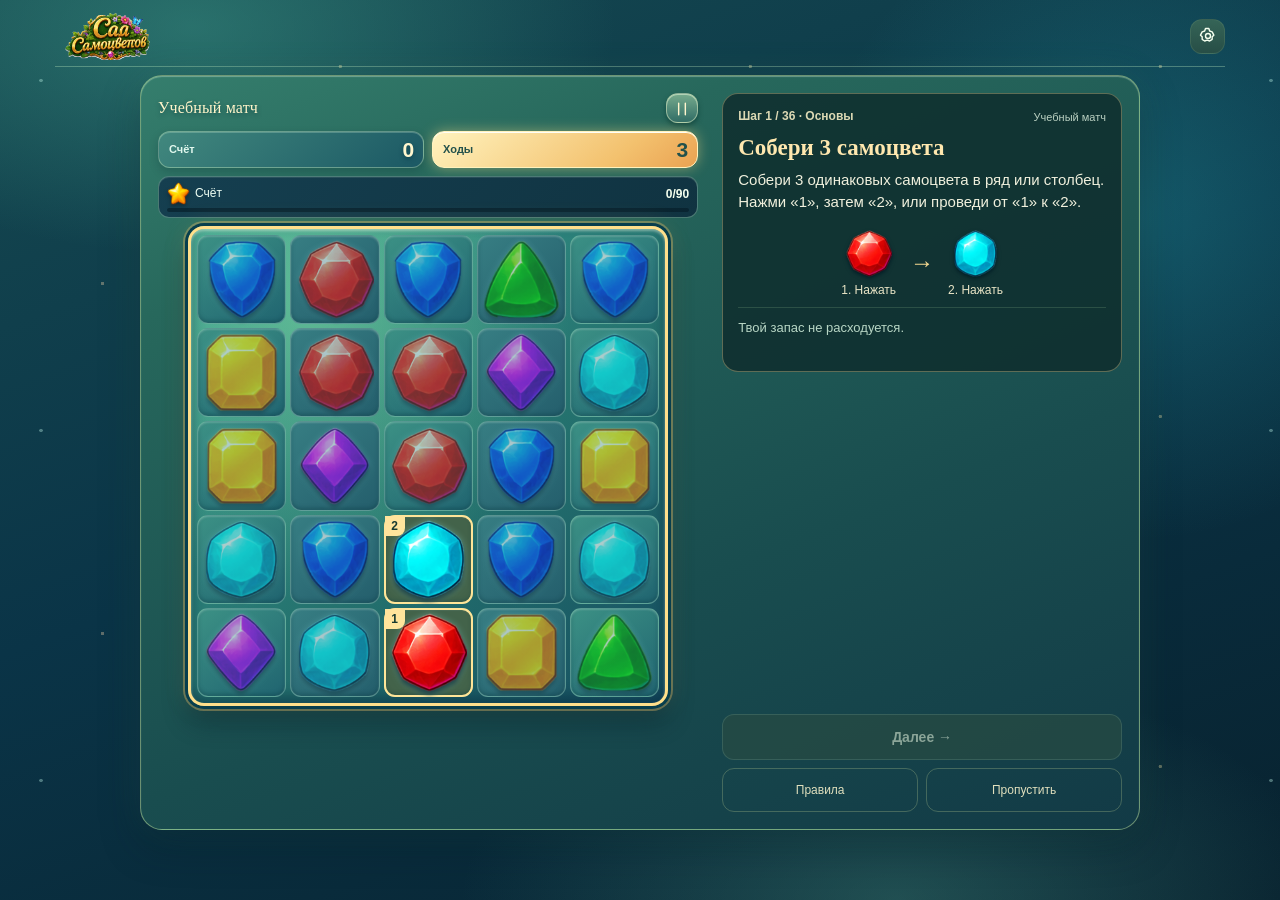
<file: index.html>
<!DOCTYPE html>

<html lang="ru">
<head>
<meta charset="utf-8"/>
<meta content="width=device-width, initial-scale=1, shrink-to-fit=no, user-scalable=no, viewport-fit=cover" name="viewport"/>
<title>Сад самоцветов</title>

<link href="assets/css/game.css" rel="stylesheet"/><link href="assets/css/recovery.css" rel="stylesheet"/><link href="assets/css/tutorial.css" rel="stylesheet"/><link href="assets/css/polish.css" rel="stylesheet"/>
<!-- Declarative resource URLs also work when a host rewrites local files. -->
<link rel="resource" data-asset="match3/gems/gem_red.png" href="assets/match3/gems/gem_red.png"/>
<link rel="resource" data-asset="match3/gems/gem_blue.png" href="assets/match3/gems/gem_blue.png"/>
<link rel="resource" data-asset="match3/gems/gem_green.png" href="assets/match3/gems/gem_green.png"/>
<link rel="resource" data-asset="match3/gems/gem_yellow.png" href="assets/match3/gems/gem_yellow.png"/>
<link rel="resource" data-asset="match3/gems/gem_purple.png" href="assets/match3/gems/gem_purple.png"/>
<link rel="resource" data-asset="match3/gems/gem_cyan.png" href="assets/match3/gems/gem_cyan.png"/>
<link rel="resource" data-asset="match3/specials/rocket_horizontal.png" href="assets/match3/specials/rocket_horizontal.png"/>
<link rel="resource" data-asset="match3/specials/rocket_vertical.png" href="assets/match3/specials/rocket_vertical.png"/>
<link rel="resource" data-asset="match3/specials/firefly.png" href="assets/match3/specials/firefly.png"/>
<link rel="resource" data-asset="match3/specials/firefly_glow.png" href="assets/match3/specials/firefly_glow.png"/>
<link rel="resource" data-asset="match3/specials/bomb.png" href="assets/match3/specials/bomb.png"/>
<link rel="resource" data-asset="match3/specials/rainbow.png" href="assets/match3/specials/rainbow.png"/>
<link rel="resource" data-asset="match3/specials/rocket_horizontal_glow.png" href="assets/match3/specials/rocket_horizontal_glow.png"/>
<link rel="resource" data-asset="match3/specials/rocket_vertical_glow.png" href="assets/match3/specials/rocket_vertical_glow.png"/>
<link rel="resource" data-asset="match3/specials/bomb_glow.png" href="assets/match3/specials/bomb_glow.png"/>
<link rel="resource" data-asset="match3/specials/rainbow_glow.png" href="assets/match3/specials/rainbow_glow.png"/>
<link rel="resource" data-asset="match3/obstacles/ice.png" href="assets/match3/obstacles/ice.png"/>
<link rel="resource" data-asset="match3/obstacles/ice_double.png" href="assets/match3/obstacles/ice_double.png"/>
<link rel="resource" data-asset="match3/obstacles/crate.png" href="assets/match3/obstacles/crate.png"/>
<link rel="resource" data-asset="match3/obstacles/crate_reinforced.png" href="assets/match3/obstacles/crate_reinforced.png"/>
<link rel="resource" data-asset="match3/obstacles/chain_lock.png" href="assets/match3/obstacles/chain_lock.png"/>
<link rel="resource" data-asset="match3/obstacles/key.png" href="assets/match3/obstacles/key.png"/>
<link rel="resource" data-asset="match3/obstacles/ice_reinforced_cracked.png" href="assets/match3/obstacles/ice_reinforced_cracked.png"/>
<link rel="resource" data-asset="match3/obstacles/crate_reinforced_damaged.png" href="assets/match3/obstacles/crate_reinforced_damaged.png"/>
<link rel="resource" data-asset="match3/boosters/hammer.png" href="assets/match3/boosters/hammer.png"/>
<link rel="resource" data-asset="match3/boosters/rocket.png" href="assets/match3/boosters/rocket.png"/>
<link rel="resource" data-asset="match3/boosters/bomb.png" href="assets/match3/boosters/bomb.png"/>
<link rel="resource" data-asset="match3/boosters/shuffle.png" href="assets/match3/boosters/shuffle.png"/>
<link rel="resource" data-asset="match3/boosters/plus_5_moves.png" href="assets/match3/boosters/plus_5_moves.png"/>
<link rel="resource" data-asset="match3/currency/coin.png" href="assets/match3/currency/coin.png"/>
<link rel="resource" data-asset="match3/currency/star.png" href="assets/match3/currency/star.png"/>
<link rel="resource" data-asset="match3/currency/improvement_token.png" href="assets/match3/currency/improvement_token.png"/>
<link rel="resource" data-asset="match3/ui/daily_gift.png" href="assets/match3/ui/daily_gift.png"/>
<link rel="resource" data-asset="match3/ui/lock.png" href="assets/match3/ui/lock.png"/>
<link rel="resource" data-asset="match3/ui/check.png" href="assets/match3/ui/check.png"/>
<link rel="resource" data-asset="match3/ui/reward_chest.png" href="assets/match3/ui/reward_chest.png"/>
<link rel="resource" data-asset="match3/ui/star_badge_1.png" href="assets/match3/ui/star_badge_1.png"/>
<link rel="resource" data-asset="match3/ui/star_badge_2.png" href="assets/match3/ui/star_badge_2.png"/>
<link rel="resource" data-asset="match3/ui/star_badge_3.png" href="assets/match3/ui/star_badge_3.png"/>
<link rel="resource" data-asset="match3/ui/star_badge_empty.png" href="assets/match3/ui/star_badge_empty.png"/>
<link rel="resource" data-asset="match3/ui/button_restart.png" href="assets/match3/ui/button_restart.png"/>
<link rel="resource" data-asset="match3/ui/button_shop.png" href="assets/match3/ui/button_shop.png"/>
<link rel="resource" data-asset="match3/ui/badge_locked.png" href="assets/match3/ui/badge_locked.png"/>
<link rel="resource" data-asset="estate/balcony_balustrade.png" href="assets/estate/balcony_balustrade.png"/>
<link rel="resource" data-asset="estate/bench_stone.png" href="assets/estate/bench_stone.png"/>
<link rel="resource" data-asset="estate/bench_white_ornate.png" href="assets/estate/bench_white_ornate.png"/>
<link rel="resource" data-asset="estate/bench_wood_iron.png" href="assets/estate/bench_wood_iron.png"/>
<link rel="resource" data-asset="estate/bird_blue.png" href="assets/estate/bird_blue.png"/>
<link rel="resource" data-asset="estate/bush_flowering.png" href="assets/estate/bush_flowering.png"/>
<link rel="resource" data-asset="estate/bush_round.png" href="assets/estate/bush_round.png"/>
<link rel="resource" data-asset="estate/butterfly_orange.png" href="assets/estate/butterfly_orange.png"/>
<link rel="resource" data-asset="estate/debris_pile.png" href="assets/estate/debris_pile.png"/>
<link rel="resource" data-asset="estate/estate_sign.png" href="assets/estate/estate_sign.png"/>
<link rel="resource" data-asset="estate/fence_black_iron.png" href="assets/estate/fence_black_iron.png"/>
<link rel="resource" data-asset="estate/fence_corner_stone.png" href="assets/estate/fence_corner_stone.png"/>
<link rel="resource" data-asset="estate/fence_stone_balustrade.png" href="assets/estate/fence_stone_balustrade.png"/>
<link rel="resource" data-asset="estate/fence_white_picket.png" href="assets/estate/fence_white_picket.png"/>
<link rel="resource" data-asset="estate/flower_cluster.png" href="assets/estate/flower_cluster.png"/>
<link rel="resource" data-asset="estate/flowerbed_multicolor.png" href="assets/estate/flowerbed_multicolor.png"/>
<link rel="resource" data-asset="estate/flowerbed_purple_white.png" href="assets/estate/flowerbed_purple_white.png"/>
<link rel="resource" data-asset="estate/flowerbed_roses.png" href="assets/estate/flowerbed_roses.png"/>
<link rel="resource" data-asset="estate/fountain_classic.png" href="assets/estate/fountain_classic.png"/>
<link rel="resource" data-asset="estate/fountain_rectangular.png" href="assets/estate/fountain_rectangular.png"/>
<link rel="resource" data-asset="estate/fountain_statue.png" href="assets/estate/fountain_statue.png"/>
<link rel="resource" data-asset="estate/gate_iron.png" href="assets/estate/gate_iron.png"/>
<link rel="resource" data-asset="estate/grass_tuft.png" href="assets/estate/grass_tuft.png"/>
<link rel="resource" data-asset="estate/green_branch.png" href="assets/estate/green_branch.png"/>
<link rel="resource" data-asset="estate/house_blue_classic.png" href="assets/estate/house_blue_classic.png"/>
<link rel="resource" data-asset="estate/house_green_victorian.png" href="assets/estate/house_green_victorian.png"/>
<link rel="resource" data-asset="estate/house_stone_elegant.png" href="assets/estate/house_stone_elegant.png"/>
<link rel="resource" data-asset="estate/ivy_vine.png" href="assets/estate/ivy_vine.png"/>
<link rel="resource" data-asset="estate/lamp_black.png" href="assets/estate/lamp_black.png"/>
<link rel="resource" data-asset="estate/lamp_green_triple.png" href="assets/estate/lamp_green_triple.png"/>
<link rel="resource" data-asset="estate/lamp_stone_gold.png" href="assets/estate/lamp_stone_gold.png"/>
<link rel="resource" data-asset="estate/path_cobblestone.png" href="assets/estate/path_cobblestone.png"/>
<link rel="resource" data-asset="estate/path_red_brick.png" href="assets/estate/path_red_brick.png"/>
<link rel="resource" data-asset="estate/path_stone.png" href="assets/estate/path_stone.png"/>
<link rel="resource" data-asset="estate/pond.png" href="assets/estate/pond.png"/>
<link rel="resource" data-asset="estate/rock_flowers.png" href="assets/estate/rock_flowers.png"/>
<link rel="resource" data-asset="estate/tree_conifer.png" href="assets/estate/tree_conifer.png"/>
<link rel="resource" data-asset="estate/tree_pink_blossom.png" href="assets/estate/tree_pink_blossom.png"/>
<link rel="resource" data-asset="estate/tree_round_green.png" href="assets/estate/tree_round_green.png"/>
<link rel="resource" data-asset="estate/window_arched_blue.png" href="assets/estate/window_arched_blue.png"/>
<link rel="resource" data-asset="estate/window_rect_blue.png" href="assets/estate/window_rect_blue.png"/>
<link rel="resource" data-asset="estate/window_round_blue.png" href="assets/estate/window_round_blue.png"/>
<link rel="resource" data-asset="branding/app_icon_gem.png" href="assets/branding/app_icon_gem.png"/>
<link rel="resource" data-asset="branding/logo_gem_garden_ru.png" href="assets/branding/logo_gem_garden_ru.png"/>
<link rel="resource" data-asset="fx/bomb_blast.png" href="assets/fx/bomb_blast.png"/>
<link rel="resource" data-asset="fx/energy_ring.png" href="assets/fx/energy_ring.png"/>
<link rel="resource" data-asset="fx/rainbow_splash.png" href="assets/fx/rainbow_splash.png"/>
<link rel="resource" data-asset="fx/reward_glow.png" href="assets/fx/reward_glow.png"/>
<link rel="resource" data-asset="ui/backgrounds/level_map.png" href="assets/ui/backgrounds/level_map.png"/>
<link rel="resource" data-asset="ui/banners/defeat_ru.png" href="assets/ui/banners/defeat_ru.png"/>
<link rel="resource" data-asset="ui/banners/level_complete_ru.png" href="assets/ui/banners/level_complete_ru.png"/>
<link rel="resource" data-asset="ui/banners/victory_ru.png" href="assets/ui/banners/victory_ru.png"/>
<link rel="resource" data-asset="estate/world-backdrop.webp" href="assets/estate/world-backdrop.webp"/>
<link rel="resource" data-asset="estate/r16/house_azure_stage_1.webp" href="assets/estate/r16/house_azure_stage_1.webp"/>
<link rel="resource" data-asset="estate/r16/house_azure_stage_2.webp" href="assets/estate/r16/house_azure_stage_2.webp"/>
<link rel="resource" data-asset="estate/r16/house_azure_stage_3.webp" href="assets/estate/r16/house_azure_stage_3.webp"/>
<link rel="resource" data-asset="estate/r16/house_azure_stage_4.webp" href="assets/estate/r16/house_azure_stage_4.webp"/>
<link rel="resource" data-asset="estate/r16/house_azure_stage_5.webp" href="assets/estate/r16/house_azure_stage_5.webp"/>
<link rel="resource" data-asset="estate/r16/house_stone_stage_1.webp" href="assets/estate/r16/house_stone_stage_1.webp"/>
<link rel="resource" data-asset="estate/r16/house_stone_stage_2.webp" href="assets/estate/r16/house_stone_stage_2.webp"/>
<link rel="resource" data-asset="estate/r16/house_stone_stage_3.webp" href="assets/estate/r16/house_stone_stage_3.webp"/>
<link rel="resource" data-asset="estate/r16/house_stone_stage_4.webp" href="assets/estate/r16/house_stone_stage_4.webp"/>
<link rel="resource" data-asset="estate/r16/house_stone_stage_5.webp" href="assets/estate/r16/house_stone_stage_5.webp"/>
<link rel="resource" data-asset="estate/r16/house_victorian_stage_1.webp" href="assets/estate/r16/house_victorian_stage_1.webp"/>
<link rel="resource" data-asset="estate/r16/house_victorian_stage_2.webp" href="assets/estate/r16/house_victorian_stage_2.webp"/>
<link rel="resource" data-asset="estate/r16/house_victorian_stage_3.webp" href="assets/estate/r16/house_victorian_stage_3.webp"/>
<link rel="resource" data-asset="estate/r16/house_victorian_stage_4.webp" href="assets/estate/r16/house_victorian_stage_4.webp"/>
<link rel="resource" data-asset="estate/r16/house_victorian_stage_5.webp" href="assets/estate/r16/house_victorian_stage_5.webp"/>
<link href="assets/css/estate-r16.css" rel="stylesheet"/><link href="assets/css/monetization.css" rel="stylesheet"/>
</head>
<body data-build="15.0" class="garden-game" data-view="game">
<div aria-live="polite" class="art-loader" id="artLoader">
<div class="art-loader-card">
<img alt="" class="art-loader-icon" src="assets/branding/app_icon_gem.png"/>
<img alt="Сад самоцветов" class="art-loader-logo" src="assets/branding/logo_gem_garden_ru.png"/>
<div class="art-loader-bar"><span id="artLoaderFill"></span></div>
<small id="artLoaderText">Подготавливаем графику…</small>
</div>
</div>
<main class="app">
<header class="topbar">
<div class="brand"><img alt="Сад самоцветов" class="brand-logo" src="assets/branding/logo_gem_garden_ru.png"/><p>Проходи уровни и возвращай к жизни старую усадьбу.</p></div>

<div class="top-actions">

<div class="token-pill" title="Жетоны благоустройства"><img alt="" class="mini-art" src="assets/match3/currency/improvement_token.png"/> <b data-renovation-tokens="">0</b></div>
<div class="coin-pill" title="Монеты"><img alt="" class="mini-art" src="assets/match3/currency/coin.png"/> <b data-coins="">400</b></div>
<button aria-label="Ежедневная награда" class="gift-top-btn" id="dailyBtn" type="button"><img alt="" class="mini-art" src="assets/match3/ui/daily_gift.png"/> <span>Подарок</span><b aria-hidden="true" id="dailyReadyDot">!</b></button>
<button class="shop-top-btn" id="shopBtn" type="button"><img alt="" class="mini-art" src="assets/match3/ui/button_shop.png"/> Магазин</button>


<button aria-label="Настройки" class="icon-btn" id="settingsBtn" type="button"><svg class="utility-icon" viewBox="0 0 24 24" aria-hidden="true"><path d="m9 3-1 3-3 1-2 4 2 2v3l3 2 3-1 3 1 3-2v-3l2-2-2-4-3-1-1-3Z"/><circle cx="12" cy="12" r="3"/></svg></button></div>
<div aria-label="Разделы игры" class="view-tabs" role="tablist">
<button aria-selected="false" class="view-tab" id="mapTab" role="tab" type="button">Карта</button><button aria-selected="true" class="view-tab active" id="gameTab" role="tab" type="button"><svg class="utility-icon" viewBox="0 0 24 24" aria-hidden="true"><path d="M7 3h10l5 7-10 12L2 10Z M2 10h20 M7 3l5 7 5-7 M12 10v12"/></svg>Игра</button>
<button aria-selected="false" class="view-tab" id="estateTab" role="tab" type="button"><svg class="utility-icon" viewBox="0 0 24 24" aria-hidden="true"><path d="m3 11 9-8 9 8 M5 10v11h14V10 M10 21v-7h4v7"/></svg>Усадьба</button>
<div class="game-actions" id="gameActions"><button aria-label="Подсказка" class="icon-btn" id="hintBtn" title="Подсказка" type="button"><svg class="utility-icon" viewBox="0 0 24 24" aria-hidden="true"><path d="M8 16c0-3-3-4-3-7a7 7 0 0 1 14 0c0 3-3 4-3 7Z M8 19h8 M10 22h4"/><path d="m10 8 2 3 2-3 M12 11v5"/></svg></button><button aria-label="Начать уровень заново" class="icon-btn art-icon-btn" id="restartTop" title="Начать уровень заново" type="button"><img alt="" src="assets/match3/ui/button_restart.png"/></button></div></div></header>
<div class="view active" id="gameView">
<section class="layout">
<div class="game-card">
<section aria-labelledby="tutorialTitle" class="tutorial-panel" hidden="" id="tutorialPanel" tabindex="-1">
<div class="tutorial-kicker"><b id="tutorialCount">Шаг 1 / 36</b><span>Учебный матч</span></div>
<h2 class="tutorial-title" id="tutorialTitle"></h2><p class="tutorial-copy" id="tutorialCopy"></p>
<div class="tutorial-action" id="tutorialAction"></div><p aria-live="polite" class="tutorial-feedback" id="tutorialFeedback" role="status"></p>
</section>
<div class="level-heading"><strong id="levelName"></strong><button aria-label="Пауза" id="pauseBtn" type="button"><svg class="utility-icon" viewBox="0 0 24 24" aria-hidden="true"><path d="M8 5v14 M16 5v14"/></svg></button></div>
<div class="hud">
<div class="stat"><small>Уровень</small><strong id="levelNumber">1</strong></div>
<div class="stat"><small>Счёт</small><strong id="score">0</strong></div>
<div class="stat moves"><small>Ходы</small><strong id="moves">0</strong></div>
<div class="stat"><small>Лучший каскад</small><strong id="bestCombo">×1</strong></div>
</div>
<div aria-label="Цели уровня" class="goals-panel" id="goalsPanel"></div>

<div class="board-wrap">
<div aria-label="Игровое поле 8 на 8" class="board" id="board" role="grid"></div><div class="power-announcement" id="powerAnnouncement" aria-hidden="true"></div>

<div class="overlay show" id="levelOverlay">
<div class="result">
<div class="big" id="resultIcon">🎯</div>
<h2 id="resultTitle">Уровень 1</h2>
<p id="resultText">Выполни цели за ограниченное количество ходов.</p>
<div aria-label="Звёзды за уровень" class="result-stars" hidden="" id="resultStars">☆☆☆</div>
<div class="result-goals" id="resultGoals"></div>
<div class="result-actions">
<button class="primary" id="primaryOverlayBtn" type="button">Начать уровень</button>
<button class="secondary" hidden="" id="secondaryOverlayBtn" type="button">Выбрать уровень</button>
</div>
</div>
</div>
</div>
<div aria-label="Игровые усилители" class="booster-dock">
<div class="booster-head"><b>⚡ Усилители</b><div class="combo" id="comboText" role="status">КАСКАД ×2</div><span class="booster-status" id="boosterStatus">Выбери усилитель при необходимости</span></div>
<div class="booster-grid">
<button class="booster-btn" data-booster="hammer" title="Молоток: убрать выбранный элемент" type="button"><span class="booster-count" data-booster-count="hammer">1</span><span class="booster-icon"><img alt="" src="assets/match3/boosters/hammer.png"/></span><span class="booster-name">Молоток</span></button>
<button class="booster-btn" data-booster="rocket" title="Ракета: очистить выбранный ряд" type="button"><span class="booster-count" data-booster-count="rocket">1</span><span class="booster-icon"><img alt="" src="assets/match3/boosters/rocket.png"/></span><span class="booster-name">Ракета</span></button>
<button class="booster-btn" data-booster="bomb" title="Бомба: очистить область 3×3" type="button"><span class="booster-count" data-booster-count="bomb">1</span><span class="booster-icon"><img alt="" src="assets/match3/boosters/bomb.png"/></span><span class="booster-name">Бомба</span></button>
<button class="booster-btn" data-booster="shuffle" title="Перемешать поле без траты хода" type="button"><span class="booster-count" data-booster-count="shuffle">1</span><span class="booster-icon"><img alt="" src="assets/match3/boosters/shuffle.png"/></span><span class="booster-name">Миксер</span></button>
<button class="booster-btn" data-booster="moves" title="Добавить 5 ходов" type="button"><span class="booster-count" data-booster-count="moves">1</span><span class="booster-icon"><img alt="" src="assets/match3/boosters/plus_5_moves.png"/></span><span class="booster-name">+5 ходов</span></button>
</div>
<div class="mobile-economy-actions" aria-label="Магазин и ежедневный подарок">
<button id="mobileShopBtn" type="button" aria-label="Открыть магазин усилителей"><img src="assets/match3/ui/button_shop.png" alt=""/> Магазин</button>
<button id="mobileDailyBtn" type="button" aria-label="Открыть ежедневные награды"><img src="assets/match3/ui/daily_gift.png" alt=""/> Подарок</button>
</div>
</div>
<div class="tutorial-footer" hidden="" id="tutorialFooter"><button class="tutorial-next" id="tutorialNext" type="button">Выполни показанное действие</button><button class="tutorial-link" id="tutorialRules" type="button">Правила</button><button class="tutorial-link" id="tutorialSkip" type="button">Пропустить</button></div>
</div>
<aside class="side">
<section class="side-card">
<h2 id="sideLevelTitle">Уровень 1</h2>
<p id="sideLevelText">Выполни все цели до окончания ходов.</p>
<div class="objective-list" id="sideObjectives"></div>
</section>
<section class="side-card">
<h2>Матч-3 и препятствия</h2>
<p>Лёд тает от совпадений и взрывов. Ящики ломаются от ударов рядом или спецэффектов. Цепи блокируют обмен. Ключи нужно опустить к нижнему краю. Бустеры не тратят обычные ходы.</p>
<div class="progress-text" id="unlockText">Открыто: 1 / 100</div>
<div class="stars-summary"><span>★ Всего звёзд</span><strong id="totalStarsSide">0 / 300</strong></div>
<select aria-label="Быстрый выбор уровня" class="level-select" id="levelSelect"></select>
</section>
<section class="side-card economy-card"><div><small>Баланс</small><strong>Монеты: <span data-coins="">400</span></strong></div><div><small>Бустеров</small><strong id="boosterOwnedSide">5</strong></div><button class="secondary open-shop-side" id="shopSideBtn" type="button">Открыть магазин</button></section>
<section class="side-card daily-mini"><div><small>🎁 Ежедневная серия</small><strong id="dailyMiniTitle">День 1 из 7</strong><p id="dailyMiniText">Забери награду за сегодняшний вход.</p></div><button class="secondary" id="dailySideBtn" type="button">Открыть подарок</button></section>
<section class="side-card"><button class="primary" id="restartBtn" type="button">Начать уровень заново</button><button class="secondary" id="shuffleBtn" type="button">🔀 Использовать перемешивание</button></section>
</aside>
</section>

</div><section aria-label="Карта уровней" class="view" id="mapView"><section aria-label="Карта 100 уровней" class="campaign-card">
<div class="campaign-head">
<div><small>Десять глав одной истории</small><h2>Карта 100 уровней</h2><p>Каждая глава содержит 10 уровней. За победу можно получить до трёх звёзд.</p></div>
<div class="campaign-total"><span>Общий рейтинг</span><strong id="campaignStars">0 / 300 ★</strong><small id="campaignCleared">Пройдено 0 / 100</small></div>
</div>
<div aria-label="Главы кампании" class="chapter-strip" id="chapterStrip" role="tablist"></div>
<div class="chapter-summary"><div><span id="campaignChapterKicker">Глава 1</span><strong id="campaignChapterTitle">Парадный вход</strong></div><div id="campaignChapterStats">0 / 30 ★</div></div>
<div aria-label="Уровни выбранной главы" class="level-map-grid" id="levelMapGrid"></div>
<div class="star-legend"><span>★ Победа</span><span>★★ Осталось достаточно ходов</span><span>★★★ Очень эффективное прохождение</span></div>
</section></section>
<section aria-label="Усадьба" class="view" id="estateView">
<div class="estate-shell">
<div class="estate-head">
<div>
<div class="estate-zone-kicker"><span class="zone-status-chip open" id="estateZoneStatus">Глава 1 открыта</span><span class="zone-range-label" id="estateZoneRange">Уровни 1–10</span></div>
<h2 id="estateZoneTitle">Парадный вход</h2>
<p id="estateZoneDesc">Первое преображение усадьбы: расчисти передний двор, восстанови дорожку, забор, фонтан и фасад дома.</p>
</div>
<div class="estate-progress">
<small><span id="estateProgressLabel">Работы в зоне</span><span id="estateProgressText">0 / 10</span></small>
<strong id="estateStageTitle">Запущенный участок</strong>
<div class="estate-progress-bar"><div class="estate-progress-fill" id="estateProgressFill"></div></div>
</div>
</div>
<div class="estate-world-head">
<div><small>Карта территории</small><h3>10 глав большой усадьбы</h3></div>
<div class="estate-global" id="estateGlobalText">Открыто зон: 1 / 10 · Восстановлено: 0 / 10</div>
</div>
<div aria-label="Главы усадьбы" class="zone-map" id="zoneMap" role="tablist"></div>
<div class="manor-stage-panel" aria-label="Этапы восстановления главного дома"><span id="estateManorBadge">Главный дом · этап 1 / 5 · Старое поместье</span><div id="estateManorSteps" class="manor-steps" aria-hidden="true"></div></div>
<div class="estate-grid">
<div class="estate-scene-card">
<div class="estate-scene" data-zone-theme="entrance" id="estateScene"><div class="scene-badge" id="estateSceneBadge">Глава 1 · Парадный вход</div></div>
<div class="estate-caption">
<span id="estateCaption">🏚 Начинаем с парадного входа и переднего двора</span>
<strong id="estateHint">Пройди уровень и получи первый 🛠</strong>
</div>
</div>
<aside class="estate-task-card">
<div class="estate-zone-kicker">
<span class="zone-status-chip" id="estateTaskChapter">Глава 1 / 10</span>
<div class="zone-nav"><button aria-label="Предыдущая зона" id="zonePrevBtn" type="button">←</button><button aria-label="Следующая зона" id="zoneNextBtn" type="button">→</button></div>
</div>
<h3 id="estateTaskTitle">План восстановления</h3>
<p id="estateTaskText">Работы открываются по очереди. Для крупных объектов выбери один из трёх вариантов. Уже установленный стиль можно менять бесплатно.</p>
<div class="estate-tasks" id="estateTasks"></div>
<div class="estate-bottom"><button class="primary" id="goPlayBtn" type="button">Получить жетоны</button></div>
</aside>
</div>
</div>
</section>
<div class="pause-cover" hidden="" id="pauseCover"><div class="pause-box" role="dialog" aria-modal="true" aria-labelledby="pauseTitle"><h2 id="pauseTitle">Пауза</h2><button class="primary" id="resumeBtn" type="button">Продолжить</button></div></div>
<div aria-hidden="true" class="design-modal" hidden="" id="designModal">
<div aria-labelledby="designTitle" aria-modal="true" class="design-dialog" role="dialog">
<div class="design-head">
<div><small>🎨 Персонализация усадьбы</small><h3 id="designTitle">Выбери дизайн</h3></div>
<button aria-label="Закрыть" class="design-close" id="designClose" type="button">×</button>
</div>
<p class="design-copy" id="designCopy">Выбери один из трёх вариантов. После строительства стиль можно будет менять бесплатно.</p>
<div class="design-options" id="designOptions"></div>
<div class="design-footer">
<span id="designCostText">Стоимость строительства: 1 🛠</span>
<button class="primary design-confirm" id="designConfirm" type="button">Построить</button>
</div>
</div>
</div>
<div aria-hidden="true" class="shop-modal" hidden="" id="shopModal">
<div aria-labelledby="shopTitle" aria-modal="true" class="shop-dialog" role="dialog">
<div class="shop-head"><div><small>Покупки за игровые монеты</small><h3 id="shopTitle">Магазин усилителей</h3></div><button aria-label="Закрыть магазин" class="design-close" id="shopClose" type="button">×</button></div>
<div class="shop-balance"><span>Текущий баланс</span><strong>Монеты: <span id="shopCoins">400</span></strong></div>
<div class="shop-items" id="shopItems"></div>
<div class="shop-foot">Монеты выдаются за победы. Первый проход уровня приносит заметно больше, повторные победы — небольшую награду. Все покупки совершаются только за игровые монеты.</div>
</div>
</div>
<div aria-hidden="true" class="daily-modal" hidden="" id="dailyModal">
<div aria-labelledby="dailyTitle" aria-modal="true" class="daily-dialog" role="dialog">
<div class="daily-head"><div><small>🎁 Серия входов</small><h3 id="dailyTitle">Ежедневная награда</h3></div><button aria-label="Закрыть ежедневную награду" class="design-close" id="dailyClose" type="button">×</button></div>
<p class="daily-copy" id="dailyCopy">Заходи каждый день подряд. Если пропустить день, серия начнётся заново.</p>
<div class="daily-streak"><span>Текущая серия</span><strong id="dailyStreakText">0 дней</strong></div>
<div aria-label="Награды за 7 дней" class="daily-grid" id="dailyGrid"></div>
<div class="daily-footer"><span id="dailyStatusText">Сегодня подарок доступен.</span><button class="primary daily-claim" id="dailyClaimBtn" type="button">Забрать награду</button></div>
</div>
</div>

<div aria-hidden="true" class="settings-modal" hidden="" id="settingsModal"><div aria-labelledby="settingsTitle" aria-modal="true" class="settings-dialog" role="dialog"><div class="design-head"><h3 id="settingsTitle">Настройки</h3><button aria-label="Закрыть" class="design-close" id="settingsClose" type="button">×</button></div><div aria-label="Настройки звука" class="audio-quick">
<button aria-pressed="true" class="audio-toggle" id="musicToggle" title="Музыка включена" type="button"><span aria-hidden="true">🎵</span><b>Музыка</b></button>
<button aria-pressed="true" class="audio-toggle" id="soundToggle" title="Звуки включены" type="button"><span aria-hidden="true">🔊</span><b>Звуки</b></button>
</div><label class="quality-label" for="qualitySelect">Качество эффектов</label><select id="qualitySelect"><option value="auto">Автоматически</option><option value="high">Высокое</option><option value="medium">Среднее</option><option value="low">Меньше эффектов</option></select><div class="settings-actions"><button id="settingsShop" type="button">Магазин</button><button id="settingsDaily" type="button">Ежедневный подарок</button><button id="settingsTutorial" type="button">Пройти обучение</button><button id="settingsRules" type="button">Как играть</button></div><p class="settings-help">«Пройти обучение» — потренироваться на учебном поле. «Как играть» — открыть подробные правила в любое время.</p></div></div><div class="tutorial-help-modal" hidden="" id="tutorialHelp"><div aria-labelledby="tutorialHelpTitle" aria-modal="true" class="tutorial-help-dialog" role="dialog"><div class="tutorial-help-head"><h3 id="tutorialHelpTitle">Как играть</h3><button aria-label="Закрыть правила" id="tutorialHelpClose" type="button">×</button></div><div class="tutorial-help-body" id="tutorialHelpBody"></div></div></div>
</main>
<div aria-live="polite" class="toast" id="toast" role="status"></div>

<script defer="" src="assets/js/sync-core.js"></script><script defer="" src="assets/js/platform.js"></script><script defer="" src="assets/js/manor.js"></script><script defer="" src="assets/js/estate.js"></script><script defer="" src="assets/js/effects.js"></script><script defer="" src="assets/js/tutorial.js"></script><script defer="" src="assets/js/monetization.js"></script><script defer="" src="assets/js/game.js"></script></body>
</html>
</file>
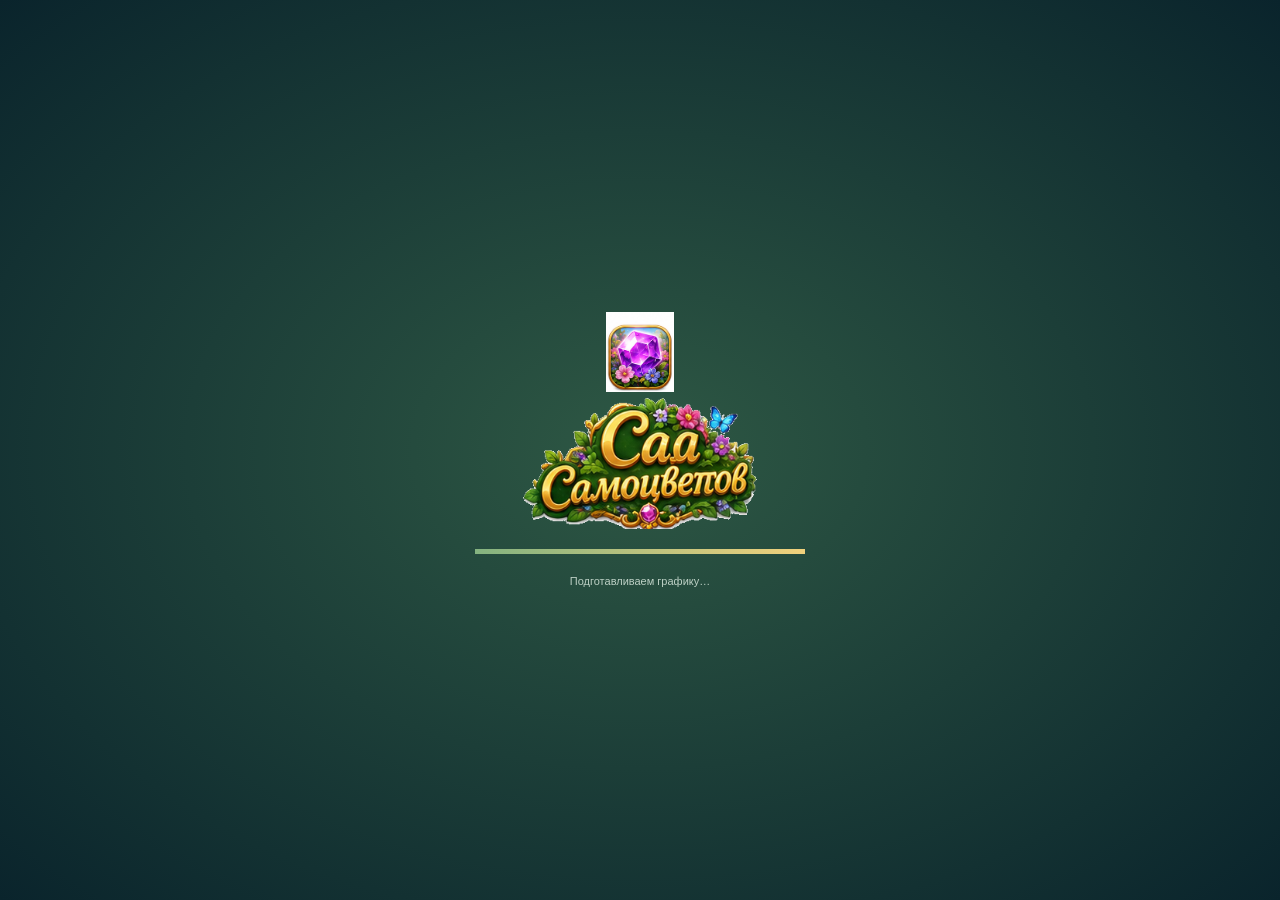
<file: index (3).html>
<!DOCTYPE html>

<html lang="ru">
<head>
<meta charset="utf-8"/>
<meta content="width=device-width, initial-scale=1, shrink-to-fit=no, user-scalable=no, viewport-fit=cover" name="viewport"/>
<title>Сад самоцветов</title>

<link href="assets/css/game.css" rel="stylesheet"/><link href="assets/css/recovery.css" rel="stylesheet"/><link href="assets/css/tutorial.css" rel="stylesheet"/>
<!-- Declarative resource URLs also work when a host rewrites local files. -->
<link rel="resource" data-asset="match3/gems/gem_red.png" href="assets/match3/gems/gem_red.png"/>
<link rel="resource" data-asset="match3/gems/gem_blue.png" href="assets/match3/gems/gem_blue.png"/>
<link rel="resource" data-asset="match3/gems/gem_green.png" href="assets/match3/gems/gem_green.png"/>
<link rel="resource" data-asset="match3/gems/gem_yellow.png" href="assets/match3/gems/gem_yellow.png"/>
<link rel="resource" data-asset="match3/gems/gem_purple.png" href="assets/match3/gems/gem_purple.png"/>
<link rel="resource" data-asset="match3/gems/gem_cyan.png" href="assets/match3/gems/gem_cyan.png"/>
<link rel="resource" data-asset="match3/specials/rocket_horizontal.png" href="assets/match3/specials/rocket_horizontal.png"/>
<link rel="resource" data-asset="match3/specials/rocket_vertical.png" href="assets/match3/specials/rocket_vertical.png"/>
<link rel="resource" data-asset="match3/specials/bomb.png" href="assets/match3/specials/bomb.png"/>
<link rel="resource" data-asset="match3/specials/rainbow.png" href="assets/match3/specials/rainbow.png"/>
<link rel="resource" data-asset="match3/specials/rocket_horizontal_glow.png" href="assets/match3/specials/rocket_horizontal_glow.png"/>
<link rel="resource" data-asset="match3/specials/rocket_vertical_glow.png" href="assets/match3/specials/rocket_vertical_glow.png"/>
<link rel="resource" data-asset="match3/specials/bomb_glow.png" href="assets/match3/specials/bomb_glow.png"/>
<link rel="resource" data-asset="match3/specials/rainbow_glow.png" href="assets/match3/specials/rainbow_glow.png"/>
<link rel="resource" data-asset="match3/obstacles/ice.png" href="assets/match3/obstacles/ice.png"/>
<link rel="resource" data-asset="match3/obstacles/ice_double.png" href="assets/match3/obstacles/ice_double.png"/>
<link rel="resource" data-asset="match3/obstacles/crate.png" href="assets/match3/obstacles/crate.png"/>
<link rel="resource" data-asset="match3/obstacles/crate_reinforced.png" href="assets/match3/obstacles/crate_reinforced.png"/>
<link rel="resource" data-asset="match3/obstacles/chain_lock.png" href="assets/match3/obstacles/chain_lock.png"/>
<link rel="resource" data-asset="match3/obstacles/key.png" href="assets/match3/obstacles/key.png"/>
<link rel="resource" data-asset="match3/obstacles/ice_reinforced_cracked.png" href="assets/match3/obstacles/ice_reinforced_cracked.png"/>
<link rel="resource" data-asset="match3/obstacles/crate_reinforced_damaged.png" href="assets/match3/obstacles/crate_reinforced_damaged.png"/>
<link rel="resource" data-asset="match3/boosters/hammer.png" href="assets/match3/boosters/hammer.png"/>
<link rel="resource" data-asset="match3/boosters/rocket.png" href="assets/match3/boosters/rocket.png"/>
<link rel="resource" data-asset="match3/boosters/bomb.png" href="assets/match3/boosters/bomb.png"/>
<link rel="resource" data-asset="match3/boosters/shuffle.png" href="assets/match3/boosters/shuffle.png"/>
<link rel="resource" data-asset="match3/boosters/plus_5_moves.png" href="assets/match3/boosters/plus_5_moves.png"/>
<link rel="resource" data-asset="match3/currency/coin.png" href="assets/match3/currency/coin.png"/>
<link rel="resource" data-asset="match3/currency/star.png" href="assets/match3/currency/star.png"/>
<link rel="resource" data-asset="match3/currency/improvement_token.png" href="assets/match3/currency/improvement_token.png"/>
<link rel="resource" data-asset="match3/ui/daily_gift.png" href="assets/match3/ui/daily_gift.png"/>
<link rel="resource" data-asset="match3/ui/lock.png" href="assets/match3/ui/lock.png"/>
<link rel="resource" data-asset="match3/ui/check.png" href="assets/match3/ui/check.png"/>
<link rel="resource" data-asset="match3/ui/reward_chest.png" href="assets/match3/ui/reward_chest.png"/>
<link rel="resource" data-asset="match3/ui/star_badge_1.png" href="assets/match3/ui/star_badge_1.png"/>
<link rel="resource" data-asset="match3/ui/star_badge_2.png" href="assets/match3/ui/star_badge_2.png"/>
<link rel="resource" data-asset="match3/ui/star_badge_3.png" href="assets/match3/ui/star_badge_3.png"/>
<link rel="resource" data-asset="match3/ui/star_badge_empty.png" href="assets/match3/ui/star_badge_empty.png"/>
<link rel="resource" data-asset="match3/ui/button_restart.png" href="assets/match3/ui/button_restart.png"/>
<link rel="resource" data-asset="match3/ui/button_shop.png" href="assets/match3/ui/button_shop.png"/>
<link rel="resource" data-asset="match3/ui/badge_locked.png" href="assets/match3/ui/badge_locked.png"/>
<link rel="resource" data-asset="estate/balcony_balustrade.png" href="assets/estate/balcony_balustrade.png"/>
<link rel="resource" data-asset="estate/bench_stone.png" href="assets/estate/bench_stone.png"/>
<link rel="resource" data-asset="estate/bench_white_ornate.png" href="assets/estate/bench_white_ornate.png"/>
<link rel="resource" data-asset="estate/bench_wood_iron.png" href="assets/estate/bench_wood_iron.png"/>
<link rel="resource" data-asset="estate/bird_blue.png" href="assets/estate/bird_blue.png"/>
<link rel="resource" data-asset="estate/bush_flowering.png" href="assets/estate/bush_flowering.png"/>
<link rel="resource" data-asset="estate/bush_round.png" href="assets/estate/bush_round.png"/>
<link rel="resource" data-asset="estate/butterfly_orange.png" href="assets/estate/butterfly_orange.png"/>
<link rel="resource" data-asset="estate/debris_pile.png" href="assets/estate/debris_pile.png"/>
<link rel="resource" data-asset="estate/estate_sign.png" href="assets/estate/estate_sign.png"/>
<link rel="resource" data-asset="estate/fence_black_iron.png" href="assets/estate/fence_black_iron.png"/>
<link rel="resource" data-asset="estate/fence_corner_stone.png" href="assets/estate/fence_corner_stone.png"/>
<link rel="resource" data-asset="estate/fence_stone_balustrade.png" href="assets/estate/fence_stone_balustrade.png"/>
<link rel="resource" data-asset="estate/fence_white_picket.png" href="assets/estate/fence_white_picket.png"/>
<link rel="resource" data-asset="estate/flower_cluster.png" href="assets/estate/flower_cluster.png"/>
<link rel="resource" data-asset="estate/flowerbed_multicolor.png" href="assets/estate/flowerbed_multicolor.png"/>
<link rel="resource" data-asset="estate/flowerbed_purple_white.png" href="assets/estate/flowerbed_purple_white.png"/>
<link rel="resource" data-asset="estate/flowerbed_roses.png" href="assets/estate/flowerbed_roses.png"/>
<link rel="resource" data-asset="estate/fountain_classic.png" href="assets/estate/fountain_classic.png"/>
<link rel="resource" data-asset="estate/fountain_rectangular.png" href="assets/estate/fountain_rectangular.png"/>
<link rel="resource" data-asset="estate/fountain_statue.png" href="assets/estate/fountain_statue.png"/>
<link rel="resource" data-asset="estate/gate_iron.png" href="assets/estate/gate_iron.png"/>
<link rel="resource" data-asset="estate/grass_tuft.png" href="assets/estate/grass_tuft.png"/>
<link rel="resource" data-asset="estate/green_branch.png" href="assets/estate/green_branch.png"/>
<link rel="resource" data-asset="estate/house_blue_classic.png" href="assets/estate/house_blue_classic.png"/>
<link rel="resource" data-asset="estate/house_green_victorian.png" href="assets/estate/house_green_victorian.png"/>
<link rel="resource" data-asset="estate/house_stone_elegant.png" href="assets/estate/house_stone_elegant.png"/>
<link rel="resource" data-asset="estate/ivy_vine.png" href="assets/estate/ivy_vine.png"/>
<link rel="resource" data-asset="estate/lamp_black.png" href="assets/estate/lamp_black.png"/>
<link rel="resource" data-asset="estate/lamp_green_triple.png" href="assets/estate/lamp_green_triple.png"/>
<link rel="resource" data-asset="estate/lamp_stone_gold.png" href="assets/estate/lamp_stone_gold.png"/>
<link rel="resource" data-asset="estate/path_cobblestone.png" href="assets/estate/path_cobblestone.png"/>
<link rel="resource" data-asset="estate/path_red_brick.png" href="assets/estate/path_red_brick.png"/>
<link rel="resource" data-asset="estate/path_stone.png" href="assets/estate/path_stone.png"/>
<link rel="resource" data-asset="estate/pond.png" href="assets/estate/pond.png"/>
<link rel="resource" data-asset="estate/rock_flowers.png" href="assets/estate/rock_flowers.png"/>
<link rel="resource" data-asset="estate/tree_conifer.png" href="assets/estate/tree_conifer.png"/>
<link rel="resource" data-asset="estate/tree_pink_blossom.png" href="assets/estate/tree_pink_blossom.png"/>
<link rel="resource" data-asset="estate/tree_round_green.png" href="assets/estate/tree_round_green.png"/>
<link rel="resource" data-asset="estate/window_arched_blue.png" href="assets/estate/window_arched_blue.png"/>
<link rel="resource" data-asset="estate/window_rect_blue.png" href="assets/estate/window_rect_blue.png"/>
<link rel="resource" data-asset="estate/window_round_blue.png" href="assets/estate/window_round_blue.png"/>
<link rel="resource" data-asset="branding/app_icon_gem.png" href="assets/branding/app_icon_gem.png"/>
<link rel="resource" data-asset="branding/logo_gem_garden_ru.png" href="assets/branding/logo_gem_garden_ru.png"/>
<link rel="resource" data-asset="fx/bomb_blast.png" href="assets/fx/bomb_blast.png"/>
<link rel="resource" data-asset="fx/energy_ring.png" href="assets/fx/energy_ring.png"/>
<link rel="resource" data-asset="fx/rainbow_splash.png" href="assets/fx/rainbow_splash.png"/>
<link rel="resource" data-asset="fx/reward_glow.png" href="assets/fx/reward_glow.png"/>
<link rel="resource" data-asset="ui/backgrounds/level_map.png" href="assets/ui/backgrounds/level_map.png"/>
<link rel="resource" data-asset="ui/banners/defeat_ru.png" href="assets/ui/banners/defeat_ru.png"/>
<link rel="resource" data-asset="ui/banners/level_complete_ru.png" href="assets/ui/banners/level_complete_ru.png"/>
<link rel="resource" data-asset="ui/banners/victory_ru.png" href="assets/ui/banners/victory_ru.png"/>
<link rel="resource" data-asset="estate/world-backdrop.webp" href="assets/estate/world-backdrop.webp"/>
</head>
<body data-build="15.0" class="garden-game" data-view="game">
<div aria-live="polite" class="art-loader" id="artLoader">
<div class="art-loader-card">
<img alt="" class="art-loader-icon" src="assets/branding/app_icon_gem.png"/>
<img alt="Сад самоцветов" class="art-loader-logo" src="assets/branding/logo_gem_garden_ru.png"/>
<div class="art-loader-bar"><span id="artLoaderFill"></span></div>
<small id="artLoaderText">Подготавливаем графику…</small>
</div>
</div>
<main class="app">
<header class="topbar">
<div class="brand"><img alt="Сад самоцветов" class="brand-logo" src="assets/branding/logo_gem_garden_ru.png"/><p>Проходи уровни и возвращай к жизни старую усадьбу.</p></div>

<div class="top-actions">

<div class="token-pill" title="Жетоны благоустройства"><img alt="" class="mini-art" src="assets/match3/currency/improvement_token.png"/> <b data-renovation-tokens="">0</b></div>
<div class="coin-pill" title="Монеты"><img alt="" class="mini-art" src="assets/match3/currency/coin.png"/> <b data-coins="">400</b></div>
<button aria-label="Ежедневная награда" class="gift-top-btn" id="dailyBtn" type="button"><img alt="" class="mini-art" src="assets/match3/ui/daily_gift.png"/> <span>Подарок</span><b aria-hidden="true" id="dailyReadyDot">!</b></button>
<button class="shop-top-btn" id="shopBtn" type="button"><img alt="" class="mini-art" src="assets/match3/ui/button_shop.png"/> Магазин</button>


<button aria-label="Настройки" class="icon-btn" id="settingsBtn" type="button"><svg class="utility-icon" viewBox="0 0 24 24" aria-hidden="true"><path d="m9 3-1 3-3 1-2 4 2 2v3l3 2 3-1 3 1 3-2v-3l2-2-2-4-3-1-1-3Z"/><circle cx="12" cy="12" r="3"/></svg></button></div>
<div aria-label="Разделы игры" class="view-tabs" role="tablist">
<button aria-selected="false" class="view-tab" id="mapTab" role="tab" type="button">Карта</button><button aria-selected="true" class="view-tab active" id="gameTab" role="tab" type="button"><svg class="utility-icon" viewBox="0 0 24 24" aria-hidden="true"><path d="M7 3h10l5 7-10 12L2 10Z M2 10h20 M7 3l5 7 5-7 M12 10v12"/></svg>Игра</button>
<button aria-selected="false" class="view-tab" id="estateTab" role="tab" type="button"><svg class="utility-icon" viewBox="0 0 24 24" aria-hidden="true"><path d="m3 11 9-8 9 8 M5 10v11h14V10 M10 21v-7h4v7"/></svg>Усадьба</button>
<div class="game-actions" id="gameActions"><button aria-label="Подсказка" class="icon-btn" id="hintBtn" title="Подсказка" type="button"><svg class="utility-icon" viewBox="0 0 24 24" aria-hidden="true"><path d="M8 16c0-3-3-4-3-7a7 7 0 0 1 14 0c0 3-3 4-3 7Z M8 19h8 M10 22h4"/><path d="m10 8 2 3 2-3 M12 11v5"/></svg></button><button aria-label="Начать уровень заново" class="icon-btn art-icon-btn" id="restartTop" title="Начать уровень заново" type="button"><img alt="" src="assets/match3/ui/button_restart.png"/></button></div></div></header>
<div class="view active" id="gameView">
<section class="layout">
<div class="game-card">
<section aria-labelledby="tutorialTitle" class="tutorial-panel" hidden="" id="tutorialPanel" tabindex="-1">
<div class="tutorial-kicker"><b id="tutorialCount">Задание 1 / 12</b><span>Учебный матч</span></div>
<h2 class="tutorial-title" id="tutorialTitle"></h2><p class="tutorial-copy" id="tutorialCopy"></p>
<div class="tutorial-action" id="tutorialAction"></div><p aria-live="polite" class="tutorial-feedback" id="tutorialFeedback" role="status"></p>
</section>
<div class="level-heading"><strong id="levelName"></strong><button aria-label="Пауза" id="pauseBtn" type="button"><svg class="utility-icon" viewBox="0 0 24 24" aria-hidden="true"><path d="M8 5v14 M16 5v14"/></svg></button></div>
<div class="hud">
<div class="stat"><small>Уровень</small><strong id="levelNumber">1</strong></div>
<div class="stat"><small>Счёт</small><strong id="score">0</strong></div>
<div class="stat moves"><small>Ходы</small><strong id="moves">0</strong></div>
<div class="stat"><small>Лучший каскад</small><strong id="bestCombo">×1</strong></div>
</div>
<div aria-label="Цели уровня" class="goals-panel" id="goalsPanel"></div>

<div class="board-wrap">
<div aria-label="Игровое поле 8 на 8" class="board" id="board" role="grid"></div>

<div class="overlay show" id="levelOverlay">
<div class="result">
<div class="big" id="resultIcon">🎯</div>
<h2 id="resultTitle">Уровень 1</h2>
<p id="resultText">Выполни цели за ограниченное количество ходов.</p>
<div aria-label="Звёзды за уровень" class="result-stars" hidden="" id="resultStars">☆☆☆</div>
<div class="result-goals" id="resultGoals"></div>
<div class="result-actions">
<button class="primary" id="primaryOverlayBtn" type="button">Начать уровень</button>
<button class="secondary" hidden="" id="secondaryOverlayBtn" type="button">Выбрать уровень</button>
</div>
</div>
</div>
</div>
<div aria-label="Игровые усилители" class="booster-dock">
<div class="booster-head"><b>⚡ Усилители</b><div class="combo" id="comboText" role="status">КАСКАД ×2</div><span class="booster-status" id="boosterStatus">Выбери усилитель при необходимости</span></div>
<div class="booster-grid">
<button class="booster-btn" data-booster="hammer" title="Молоток: убрать выбранный элемент" type="button"><span class="booster-count" data-booster-count="hammer">1</span><span class="booster-icon"><img alt="" src="assets/match3/boosters/hammer.png"/></span><span class="booster-name">Молоток</span></button>
<button class="booster-btn" data-booster="rocket" title="Ракета: очистить выбранный ряд" type="button"><span class="booster-count" data-booster-count="rocket">1</span><span class="booster-icon"><img alt="" src="assets/match3/boosters/rocket.png"/></span><span class="booster-name">Ракета</span></button>
<button class="booster-btn" data-booster="bomb" title="Бомба: очистить область 3×3" type="button"><span class="booster-count" data-booster-count="bomb">1</span><span class="booster-icon"><img alt="" src="assets/match3/boosters/bomb.png"/></span><span class="booster-name">Бомба</span></button>
<button class="booster-btn" data-booster="shuffle" title="Перемешать поле без траты хода" type="button"><span class="booster-count" data-booster-count="shuffle">1</span><span class="booster-icon"><img alt="" src="assets/match3/boosters/shuffle.png"/></span><span class="booster-name">Миксер</span></button>
<button class="booster-btn" data-booster="moves" title="Добавить 5 ходов" type="button"><span class="booster-count" data-booster-count="moves">1</span><span class="booster-icon"><img alt="" src="assets/match3/boosters/plus_5_moves.png"/></span><span class="booster-name">+5 ходов</span></button>
</div>
</div>
<div class="tutorial-footer" hidden="" id="tutorialFooter"><button class="tutorial-next" id="tutorialNext" type="button">Выполни показанное действие</button><button class="tutorial-link" id="tutorialRules" type="button">Правила</button><button class="tutorial-link" id="tutorialSkip" type="button">Пропустить</button></div>
</div>
<aside class="side">
<section class="side-card">
<h2 id="sideLevelTitle">Уровень 1</h2>
<p id="sideLevelText">Выполни все цели до окончания ходов.</p>
<div class="objective-list" id="sideObjectives"></div>
</section>
<section class="side-card">
<h2>Матч-3 и препятствия</h2>
<p>Лёд тает от совпадений и взрывов. Ящики ломаются от ударов рядом или спецэффектов. Цепи блокируют обмен. Ключи нужно опустить к нижнему краю. Бустеры не тратят обычные ходы.</p>
<div class="progress-text" id="unlockText">Открыто: 1 / 100</div>
<div class="stars-summary"><span>★ Всего звёзд</span><strong id="totalStarsSide">0 / 300</strong></div>
<select aria-label="Быстрый выбор уровня" class="level-select" id="levelSelect"></select>
</section>
<section class="side-card economy-card"><div><small>Баланс</small><strong>Монеты: <span data-coins="">400</span></strong></div><div><small>Бустеров</small><strong id="boosterOwnedSide">5</strong></div><button class="secondary open-shop-side" id="shopSideBtn" type="button">Открыть магазин</button></section>
<section class="side-card daily-mini"><div><small>🎁 Ежедневная серия</small><strong id="dailyMiniTitle">День 1 из 7</strong><p id="dailyMiniText">Забери награду за сегодняшний вход.</p></div><button class="secondary" id="dailySideBtn" type="button">Открыть подарок</button></section>
<section class="side-card"><button class="primary" id="restartBtn" type="button">Начать уровень заново</button><button class="secondary" id="shuffleBtn" type="button">🔀 Использовать перемешивание</button></section>
</aside>
</section>

</div><section aria-label="Карта уровней" class="view" id="mapView"><section aria-label="Карта 100 уровней" class="campaign-card">
<div class="campaign-head">
<div><small>Десять глав одной истории</small><h2>Карта 100 уровней</h2><p>Каждая глава содержит 10 уровней. За победу можно получить до трёх звёзд.</p></div>
<div class="campaign-total"><span>Общий рейтинг</span><strong id="campaignStars">0 / 300 ★</strong><small id="campaignCleared">Пройдено 0 / 100</small></div>
</div>
<div aria-label="Главы кампании" class="chapter-strip" id="chapterStrip" role="tablist"></div>
<div class="chapter-summary"><div><span id="campaignChapterKicker">Глава 1</span><strong id="campaignChapterTitle">Парадный вход</strong></div><div id="campaignChapterStats">0 / 30 ★</div></div>
<div aria-label="Уровни выбранной главы" class="level-map-grid" id="levelMapGrid"></div>
<div class="star-legend"><span>★ Победа</span><span>★★ Осталось достаточно ходов</span><span>★★★ Очень эффективное прохождение</span></div>
</section></section>
<section aria-label="Усадьба" class="view" id="estateView">
<div class="estate-shell">
<div class="estate-head">
<div>
<div class="estate-zone-kicker"><span class="zone-status-chip open" id="estateZoneStatus">Глава 1 открыта</span><span class="zone-range-label" id="estateZoneRange">Уровни 1–10</span></div>
<h2 id="estateZoneTitle">Парадный вход</h2>
<p id="estateZoneDesc">Первое преображение усадьбы: расчисти передний двор, восстанови дорожку, забор, фонтан и фасад дома.</p>
</div>
<div class="estate-progress">
<small><span id="estateProgressLabel">Работы в зоне</span><span id="estateProgressText">0 / 10</span></small>
<strong id="estateStageTitle">Запущенный участок</strong>
<div class="estate-progress-bar"><div class="estate-progress-fill" id="estateProgressFill"></div></div>
</div>
</div>
<div class="estate-world-head">
<div><small>Карта территории</small><h3>10 глав большой усадьбы</h3></div>
<div class="estate-global" id="estateGlobalText">Открыто зон: 1 / 10 · Восстановлено: 0 / 10</div>
</div>
<div aria-label="Главы усадьбы" class="zone-map" id="zoneMap" role="tablist"></div>
<div class="estate-grid">
<div class="estate-scene-card">
<div class="estate-scene" data-zone-theme="entrance" id="estateScene"><div class="scene-badge" id="estateSceneBadge">Глава 1 · Парадный вход</div></div>
<div class="estate-caption">
<span id="estateCaption">🏚 Начинаем с парадного входа и переднего двора</span>
<strong id="estateHint">Пройди уровень и получи первый 🛠</strong>
</div>
</div>
<aside class="estate-task-card">
<div class="estate-zone-kicker">
<span class="zone-status-chip" id="estateTaskChapter">Глава 1 / 10</span>
<div class="zone-nav"><button aria-label="Предыдущая зона" id="zonePrevBtn" type="button">←</button><button aria-label="Следующая зона" id="zoneNextBtn" type="button">→</button></div>
</div>
<h3 id="estateTaskTitle">План восстановления</h3>
<p id="estateTaskText">Работы открываются по очереди. Для крупных объектов выбери один из трёх вариантов. Уже установленный стиль можно менять бесплатно.</p>
<div class="estate-tasks" id="estateTasks"></div>
<div class="estate-bottom"><button class="primary" id="goPlayBtn" type="button">Получить жетоны</button></div>
</aside>
</div>
</div>
</section>
<div class="pause-cover" hidden="" id="pauseCover"><div class="pause-box" role="dialog" aria-modal="true" aria-labelledby="pauseTitle"><h2 id="pauseTitle">Пауза</h2><button class="primary" id="resumeBtn" type="button">Продолжить</button></div></div>
<div aria-hidden="true" class="design-modal" hidden="" id="designModal">
<div aria-labelledby="designTitle" aria-modal="true" class="design-dialog" role="dialog">
<div class="design-head">
<div><small>🎨 Персонализация усадьбы</small><h3 id="designTitle">Выбери дизайн</h3></div>
<button aria-label="Закрыть" class="design-close" id="designClose" type="button">×</button>
</div>
<p class="design-copy" id="designCopy">Выбери один из трёх вариантов. После строительства стиль можно будет менять бесплатно.</p>
<div class="design-options" id="designOptions"></div>
<div class="design-footer">
<span id="designCostText">Стоимость строительства: 1 🛠</span>
<button class="primary design-confirm" id="designConfirm" type="button">Построить</button>
</div>
</div>
</div>
<div aria-hidden="true" class="shop-modal" hidden="" id="shopModal">
<div aria-labelledby="shopTitle" aria-modal="true" class="shop-dialog" role="dialog">
<div class="shop-head"><div><small>Покупки за игровые монеты</small><h3 id="shopTitle">Магазин усилителей</h3></div><button aria-label="Закрыть магазин" class="design-close" id="shopClose" type="button">×</button></div>
<div class="shop-balance"><span>Текущий баланс</span><strong>Монеты: <span id="shopCoins">400</span></strong></div>
<div class="shop-items" id="shopItems"></div>
<div class="shop-foot">Монеты выдаются за победы. Первый проход уровня приносит заметно больше, повторные победы — небольшую награду. Все покупки совершаются только за игровые монеты.</div>
</div>
</div>
<div aria-hidden="true" class="daily-modal" hidden="" id="dailyModal">
<div aria-labelledby="dailyTitle" aria-modal="true" class="daily-dialog" role="dialog">
<div class="daily-head"><div><small>🎁 Серия входов</small><h3 id="dailyTitle">Ежедневная награда</h3></div><button aria-label="Закрыть ежедневную награду" class="design-close" id="dailyClose" type="button">×</button></div>
<p class="daily-copy" id="dailyCopy">Заходи каждый день подряд. Если пропустить день, серия начнётся заново.</p>
<div class="daily-streak"><span>Текущая серия</span><strong id="dailyStreakText">0 дней</strong></div>
<div aria-label="Награды за 7 дней" class="daily-grid" id="dailyGrid"></div>
<div class="daily-footer"><span id="dailyStatusText">Сегодня подарок доступен.</span><button class="primary daily-claim" id="dailyClaimBtn" type="button">Забрать награду</button></div>
</div>
</div>

<div aria-hidden="true" class="settings-modal" hidden="" id="settingsModal"><div aria-labelledby="settingsTitle" aria-modal="true" class="settings-dialog" role="dialog"><div class="design-head"><h3 id="settingsTitle">Настройки</h3><button aria-label="Закрыть" class="design-close" id="settingsClose" type="button">×</button></div><div aria-label="Настройки звука" class="audio-quick">
<button aria-pressed="true" class="audio-toggle" id="musicToggle" title="Музыка включена" type="button"><span aria-hidden="true">🎵</span><b>Музыка</b></button>
<button aria-pressed="true" class="audio-toggle" id="soundToggle" title="Звуки включены" type="button"><span aria-hidden="true">🔊</span><b>Звуки</b></button>
</div><label class="quality-label" for="qualitySelect">Качество эффектов</label><select id="qualitySelect"><option value="auto">Автоматически</option><option value="high">Высокое</option><option value="medium">Среднее</option><option value="low">Меньше эффектов</option></select><div class="settings-actions"><button id="settingsShop" type="button">Магазин</button><button id="settingsDaily" type="button">Ежедневный подарок</button><button id="settingsTutorial" type="button">Пройти обучение</button><button id="settingsRules" type="button">Как играть</button></div><p class="settings-help">«Пройти обучение» — потренироваться на учебном поле. «Как играть» — открыть подробные правила в любое время.</p></div></div><div class="tutorial-help-modal" hidden="" id="tutorialHelp"><div aria-labelledby="tutorialHelpTitle" aria-modal="true" class="tutorial-help-dialog" role="dialog"><div class="tutorial-help-head"><h3 id="tutorialHelpTitle">Как играть</h3><button aria-label="Закрыть правила" id="tutorialHelpClose" type="button">×</button></div><div class="tutorial-help-body" id="tutorialHelpBody"></div></div></div>
</main>
<div aria-live="polite" class="toast" id="toast" role="status"></div>

<script defer="" src="assets/js/platform.js"></script><script defer="" src="assets/js/estate.js"></script><script defer="" src="assets/js/effects.js"></script><script defer="" src="assets/js/tutorial.js"></script><script defer="" src="assets/js/game.js"></script></body>
</html>
</file>
<file: assets/css/game.css>
:root{--bg:#0b2125;--panel:#143638;--panel2:#1e4645;--line:#52766a;--ink:#f9f1d7;--muted:#bdd0c5;--gold:#ecd18a;--green:#9ad5ad;color-scheme:dark;font-family:Verdana,Arial,sans-serif;font-size:14px}
*{box-sizing:border-box}body{margin:0;background:radial-gradient(ellipse at 30% 10%,#244c46 0,transparent 52%),linear-gradient(135deg,#102e2d,#081c25);color:var(--ink);min-height:100vh;min-height:100dvh;overflow-x:hidden}button,input,select{font:inherit}button{cursor:pointer;color:inherit;border:1px solid #648c714d;background:linear-gradient(#356457,#274e46);border-radius:12px;min-height:42px;touch-action:manipulation}button:disabled{cursor:default;opacity:.48}button:hover:not(:disabled){filter:brightness(1.12)}button:active:not(:disabled){transform:scale(.97)}button:focus-visible,select:focus-visible{outline:3px solid #f4df97;outline-offset:3px}img{max-width:100%;user-select:none;-webkit-user-drag:none}button img{pointer-events:none}h1,h2,h3,p{margin:0}h2,h3{font-family:Georgia,serif}h2{font-size:28px}h3{font-size:22px}p{line-height:1.55}small{font-size:11px}b,strong{font-weight:700}[hidden]{display:none!important}.app{max-width:1190px;margin:auto;padding:12px 24px 22px}.topbar{display:grid;grid-template-columns:170px 1fr;align-items:center;gap:8px 20px;border-bottom:1px solid #7295834a;margin-bottom:14px;padding-bottom:12px}.brand-logo{width:150px;height:81px;object-fit:contain;display:block}.brand p{display:none}.top-actions{display:flex;justify-content:flex-end;gap:8px;align-items:center;flex-wrap:wrap}.view-tabs{grid-column:1/-1;display:flex;align-items:center;gap:8px}.view-tab{background:transparent;border-color:transparent;min-width:104px;padding:8px 18px;font-weight:bold;color:var(--muted)}.view-tab.active{color:var(--gold);border-color:#95c49b66;background:linear-gradient(#46755f,#30564e)}.view-tab img{width:23px;height:23px;object-fit:contain;vertical-align:middle;margin-right:5px}.mini-art{width:25px;height:25px;object-fit:contain;vertical-align:middle}.token-pill,.coin-pill{display:flex;align-items:center;gap:5px;padding:6px 11px;border:1px solid #6688754f;background:#071c25a8;border-radius:30px;min-height:40px}.gift-top-btn,.shop-top-btn{padding:6px 12px;display:flex;align-items:center;gap:5px}.gift-top-btn{position:relative}#dailyReadyDot{position:absolute;right:0;top:-4px;background:var(--gold);color:#25402d;border-radius:50%;font-size:10px;width:15px;height:15px;display:none}#dailyBtn.ready #dailyReadyDot{display:grid;place-items:center}.game-actions{display:flex;gap:6px;margin-left:auto}.icon-btn{height:40px;min-height:40px;width:40px;padding:6px;display:grid;place-items:center;font-size:20px}.icon-btn img{width:100%;height:100%;object-fit:contain}.view{display:none}.view.active{display:block}.layout{display:grid;grid-template-columns:minmax(0,1fr) 310px;gap:22px;align-items:start}.game-card,.side-card,.campaign-card,.estate-shell{background:linear-gradient(145deg,#214e47e8,#133638fa);border:1px solid #87a88b40;box-shadow:inset 0 1px #daeab01a,0 15px 38px #0002;border-radius:22px}.game-card{position:relative;padding:16px;display:flex;flex-direction:column;align-items:stretch;gap:9px;overflow:visible}.level-heading{display:flex;align-items:center;justify-content:space-between;min-height:28px}.level-heading strong{font:19px Georgia,serif}.level-heading button{min-height:30px;width:32px;padding:0;font-size:19px;border:0;background:#97bf9130}.hud{display:grid;grid-template-columns:repeat(4,minmax(0,1fr));gap:7px}.stat{display:flex;align-items:center;justify-content:space-between;gap:5px;background:#0b292c;border:1px solid #9bb59122;padding:9px 10px;border-radius:12px;min-width:0}.stat small{color:var(--muted);font-size:10px;line-height:1.3}.stat strong{font-size:24px;line-height:1;letter-spacing:-1px}.stat.moves{background:linear-gradient(135deg,#d9dda1,#efcc79);color:#1a3e38}.stat.moves small{color:#315a47}.stat.low-moves{background:linear-gradient(135deg,#f2c689,#ef9c76)}.goals-panel{display:grid;grid-template-columns:repeat(auto-fit,minmax(125px,1fr));gap:6px}.goal-chip{padding:6px 9px;border:1px solid #74987a40;background:#0d2b2b;border-radius:11px;min-width:0}.goal-chip.done{border-color:#acd78999;background:#36583b}.goal-top{display:flex;align-items:center;justify-content:space-between;gap:5px;font-size:10px}.goal-label-wrap{display:flex;align-items:center;gap:5px;min-width:0;color:var(--muted)}.goal-art-icon{width:26px;height:26px;object-fit:contain}.goal-value{font-size:12px;font-weight:bold;white-space:nowrap}.goal-bar{height:3px;background:#051c23;border-radius:3px;overflow:hidden;margin-top:3px}.goal-fill{height:100%;background:linear-gradient(90deg,#83bc7c,#ead286);transition:width .22s}.board-wrap{position:relative;align-self:center;flex-shrink:0;max-width:100%;aspect-ratio:1;isolation:isolate}.board{position:relative;display:grid;grid-template-columns:repeat(8,minmax(0,1fr));grid-template-rows:repeat(8,minmax(0,1fr));gap:3px;width:100%;height:100%;padding:6px;border:2px solid #d1bd75;border-radius:16px;background:linear-gradient(135deg,#51705a,#243f38);box-shadow:0 0 0 3px #0c282c,inset 0 0 18px #0008,0 12px 20px #0004;touch-action:none;user-select:none}.board.busy{pointer-events:none}.cell{position:relative;min-height:0;min-width:0;padding:0;border:1px solid #75976830;border-radius:9px;background:linear-gradient(140deg,#174c40,#103633);box-shadow:inset 1px 1px 3px #0004;overflow:visible;touch-action:none}.cell:hover{filter:none!important}.cell:active{transform:none!important}.cell:focus-visible{outline:2px solid var(--gold);outline-offset:-2px;z-index:4}.cell.selected{box-shadow:inset 0 0 0 2px #f9e397,0 0 15px #efcf8860;background:#3a6750;z-index:5}.cell.selected .gem{scale:1.06}.cell.hint{outline:2px dashed #f3dc93;outline-offset:-3px}.cell.hole{background:#061b1e;box-shadow:inset 0 3px 9px #0009;opacity:.72;border-color:#072025;cursor:default}.gem,.drop-item,.obstacle{position:absolute;inset:4%;background-repeat:no-repeat;background-position:center;background-size:contain;pointer-events:none}.gem{z-index:2;background-image:var(--asset-normal);filter:drop-shadow(0 3px 2px #0015138c);transform-origin:50% 75%}.gem.special{inset:1%;filter:drop-shadow(0 0 4px #ffe49c80)}.gem.special:after{content:'';position:absolute;inset:0;background:var(--asset-glow) center/contain no-repeat;opacity:0;animation:specialShine 4s ease-in-out infinite}.ice-layer{inset:0;z-index:3;opacity:.78}.crate-layer{inset:0;z-index:4}.chain-layer{inset:0;z-index:4}.drop-item{z-index:2;inset:12%}.combo{position:absolute;left:15%;right:15%;top:43%;z-index:35;pointer-events:none;text-align:center;padding:9px 12px;border-radius:20px;background:#0e352eee;color:#fae6a5;font-weight:bold;font-size:17px;border:1px solid var(--gold);box-shadow:0 6px 18px #0005;opacity:0;transform:translateY(10px) scale(.8);transition:opacity .12s,transform .2s}.combo.show{opacity:1;transform:translateY(0) scale(1)}.garden-fx{position:absolute;z-index:25;pointer-events:none;background-position:center;background-size:contain;background-repeat:no-repeat;transform:translate(-50%,-50%)}.shard{border-radius:1px;box-shadow:inset 1px 1px #fff8}.spark{border-radius:50%;box-shadow:0 0 7px currentColor}.rocket-beam{background:linear-gradient(180deg,transparent,#fff7c7,#92dfdf,transparent);box-shadow:0 0 9px #ffeab9}.rocket-beam.v{background:linear-gradient(90deg,transparent,#fff7c7,#92dfdf,transparent)}.booster-dock{margin-top:2px}.booster-head{display:flex;justify-content:space-between;gap:8px;margin-bottom:5px;font-size:10px;color:var(--muted)}.booster-status{font-size:9px;max-width:70%;text-align:right}.booster-status.active{color:#ffe191}.booster-grid{display:grid;grid-template-columns:repeat(5,minmax(0,1fr));gap:7px}.booster-btn{position:relative;display:flex;flex-direction:column;align-items:center;justify-content:center;padding:5px 2px;border-radius:12px;background:linear-gradient(#4d7868,#244e43);min-height:61px}.booster-btn.active{outline:2px solid var(--gold);box-shadow:0 0 15px #eed48b55}.booster-btn.empty{opacity:.65}.booster-icon{width:40px;height:34px;display:block}.booster-icon img{width:100%;height:100%;object-fit:contain}.booster-name{font-size:9px;white-space:nowrap}.booster-count{position:absolute;right:4px;top:2px;background:#244738;border:1px solid #9dba8d77;border-radius:9px;padding:1px 4px;font-size:9px;color:#e8e4be}.overlay{position:absolute;inset:0;display:none;align-items:center;justify-content:center;z-index:45;border-radius:16px;background:#062328e8;backdrop-filter:blur(6px);padding:16px;overflow-y:auto}.overlay.show{display:flex}.result{width:min(100%,440px);text-align:center}.result h2{font-size:26px;margin:4px 0 9px}.result p{color:var(--muted);font-size:12px;line-height:1.5}.art-result-banner{height:70px;background-position:center;background-size:contain;background-repeat:no-repeat;margin:auto}.result-stars{font-size:34px;color:var(--gold);letter-spacing:8px;margin:8px 0;animation:revealStars .45s ease-out}.result-goals{display:grid;gap:5px;margin:12px 0}.result-goal{display:flex;align-items:center;justify-content:space-between;gap:10px;background:#224b4299;border-radius:8px;padding:6px 8px;font-size:11px;text-align:left}.result-goal-left{display:flex;align-items:center;gap:6px}.result-goal-art{height:27px;width:27px;object-fit:contain}.result-actions{display:flex;flex-wrap:wrap;justify-content:center;gap:7px;margin-top:12px}.primary,.secondary{padding:11px 17px;min-height:43px;line-height:1.3;font-weight:bold;font-size:12px}.primary{background:linear-gradient(#ffe5a2,#ddba68);border-color:#e5ca7d;color:#193d32;box-shadow:inset 0 1px #fff7}.secondary{background:#143c36;border-color:#71947688}.side{display:grid;gap:12px}.side-card{padding:15px;border-radius:15px}.side h2{font-size:19px;margin-bottom:9px}.side p{font-size:11px;color:var(--muted)}.objective-list{display:grid;gap:8px;margin-top:14px}.objective-row{display:flex;align-items:center;gap:8px;font-size:12px}.objective-art-icon{width:31px;height:31px;object-fit:contain}.objective-icon{display:inline-flex}.progress-text{font-size:11px;margin:12px 0}.stars-summary{display:flex;justify-content:space-between;font-size:11px;margin:10px 0}.level-select{width:100%;padding:10px 8px;background:#0b2728;border:1px solid var(--line);border-radius:9px;color:var(--ink);font-size:11px}.economy-card,.daily-mini{display:none}.side-card:last-child{display:flex;flex-direction:column;gap:8px}.campaign-card{padding:26px;background:linear-gradient(#173c35f2,#123a33ef),url('../../assets/ui/backgrounds/level_map.png') center/cover}.campaign-head{display:flex;justify-content:space-between;align-items:center;gap:20px}.campaign-head small{color:var(--gold);letter-spacing:1px}.campaign-head h2{margin:6px 0;font-size:32px}.campaign-head p{font-size:12px;color:var(--muted)}.campaign-total{text-align:right;display:grid;gap:5px;font-size:11px}.campaign-total strong{font-size:20px;color:var(--gold)}.chapter-strip{display:grid;grid-template-columns:repeat(10,minmax(0,1fr));gap:8px;margin:24px 0}.chapter-btn{padding:8px 3px;display:flex;flex-direction:column;align-items:center;gap:5px;font-size:13px}.chapter-btn.active{border-color:var(--gold);background:#62784b}.chapter-btn .ci{font-size:22px}.chapter-btn small{font-size:9px}.chapter-summary{display:flex;justify-content:space-between;align-items:flex-end;margin:20px 0;border-bottom:1px solid #92ad7b44;padding-bottom:13px}.chapter-summary span{display:block;font-size:10px;color:var(--gold);margin-bottom:6px}.chapter-summary strong{font:25px Georgia,serif}#campaignChapterStats{font-size:11px;color:var(--muted)}.level-map-grid{display:grid;grid-template-columns:repeat(5,minmax(0,1fr));gap:18px;max-width:750px;margin:25px auto}.level-node{min-height:94px;border-radius:26px;position:relative;display:flex;align-items:center;justify-content:center;flex-direction:column;background:radial-gradient(ellipse at top,#497954,#1b493c);border-color:#90b57677;box-shadow:0 7px 0 #0a3028,0 13px 14px #0003}.level-node .ln{font:700 29px Georgia,serif}.level-node .ls,.lockmark{display:block;width:54px;height:28px;background:center/contain no-repeat;font-size:0}.level-node.current{border:2px solid var(--gold);box-shadow:0 7px 0 #846e32,0 0 28px #e8c76625}.level-node.master{background:radial-gradient(ellipse at top,#887139,#425831)}.level-node.hard{border-color:#dfb974}.star-legend{display:flex;justify-content:center;flex-wrap:wrap;gap:18px;color:var(--muted);font-size:10px;padding:20px 0}.estate-shell{padding:24px}.estate-head{display:flex;justify-content:space-between;gap:26px}.estate-head h2{font-size:32px;margin:10px 0}.estate-head p{font-size:12px;color:var(--muted);max-width:650px}.estate-zone-kicker{display:flex;gap:10px;align-items:center;justify-content:space-between}.zone-status-chip{font-size:10px;border:1px solid #8ca16b50;border-radius:15px;padding:5px 9px;color:var(--gold)}.zone-range-label{font-size:10px;color:var(--muted);margin-right:auto}.estate-progress{width:215px;flex-shrink:0}.estate-progress small{display:flex;justify-content:space-between;color:var(--muted);margin-bottom:9px}.estate-progress>strong{font:18px Georgia,serif}.estate-progress-bar{height:5px;background:#173028;border-radius:8px;margin-top:12px}.estate-progress-fill{height:100%;border-radius:8px;background:linear-gradient(90deg,#8fb57c,#ebcf8b);transition:width .5s}.estate-world-head{display:flex;justify-content:flex-end;margin:10px 0}.estate-world-head>div:first-child{display:none}.estate-global{font-size:10px;color:var(--muted)}.zone-map{display:flex;gap:10px;overflow:auto;padding:4px 0 16px;scrollbar-width:thin;scrollbar-color:#587d62 #183c37}.zone-card{flex:0 0 143px;display:grid;grid-template-columns:28px 1fr;gap:8px;text-align:left;padding:11px 9px;border-radius:14px;background:#0d2f31;min-height:87px}.zone-card.active{background:#4f704e;border-color:var(--gold)}.zone-icon{height:26px;font-size:22px;background:center/contain no-repeat}.zone-icon.complete{background-image:url('../../assets/match3/ui/check.png')}.zone-icon.locked{background-image:url('../../assets/match3/ui/lock.png')}.zone-copy b{font-size:10px;display:block}.zone-copy small{font-size:8px;color:var(--muted)}.zone-state{grid-column:1/-1;display:flex;justify-content:space-between;gap:3px;font-size:8px;color:var(--muted)}.estate-grid{display:grid;grid-template-columns:minmax(0,1.7fr) minmax(240px,1fr);gap:20px;margin-top:13px}.estate-scene{position:relative;aspect-ratio:1.24;border-radius:20px;border:2px solid #c1cb7f;overflow:hidden;isolation:isolate;background:#91b9a7}.scene-back-tree{position:absolute;transform:translate(-50%,-100%);opacity:.52;filter:saturate(.6) blur(.3px);z-index:2}.scene-badge{position:absolute;top:12px;left:12px;z-index:45;padding:6px 10px;border-radius:16px;background:#133a36c9;color:#faf3d7;font-size:10px}.zone-lock{position:absolute;inset:0;display:flex;flex-direction:column;align-items:center;justify-content:center;gap:16px;background:#0b2b34b5;backdrop-filter:blur(5px);z-index:40;text-align:center}.zone-lock img{width:65px}.zone-lock p{font-size:14px}.estate-caption{display:flex;justify-content:space-between;gap:12px;padding:12px 3px;font-size:10px;color:var(--muted)}.estate-caption strong{color:var(--gold);text-align:right}.estate-task-card{border:1px solid #89ae8b40;background:#103331;padding:17px;border-radius:20px;display:flex;flex-direction:column;min-height:0}.estate-task-card h3{font-size:22px;margin:14px 0 8px}.estate-task-card>p{font-size:11px;color:var(--muted)}.zone-nav{display:flex;gap:5px}.zone-nav button{min-height:31px;width:31px;font-size:16px}.estate-tasks{display:grid;gap:9px;overflow:auto;max-height:400px;margin:16px 0;scrollbar-width:thin;scrollbar-color:#658773 #163832;padding-right:2px}.estate-task{display:grid;grid-template-columns:38px minmax(0,1fr) auto;gap:9px;align-items:center;padding:10px 9px;border:1px solid #6d907044;background:#173e38;border-radius:13px;min-height:65px}.estate-task.available{border-color:#d9bd7b88;background:#285444}.estate-task.locked{opacity:.57}.task-image{width:38px;height:40px;object-fit:contain}.task-copy b{font-size:11px;line-height:1.35;display:block}.task-copy small{font-size:9px;line-height:1.4;color:var(--muted);display:block;margin-top:3px}.task-action{min-width:50px;padding:8px;font-size:10px;min-height:40px}.estate-bottom{margin-top:auto}.estate-bottom button{width:100%}.locked-copy{padding:20px 0}.design-modal,.shop-modal,.daily-modal,.settings-modal{position:fixed;inset:0;z-index:100;display:grid;place-items:center;padding:18px;background:#02141ddb;backdrop-filter:blur(8px)}.design-dialog,.shop-dialog,.daily-dialog,.settings-dialog{width:min(780px,100%);max-height:calc(100dvh - 36px);overflow:auto;background:linear-gradient(145deg,#325b49,#153b38);border:1px solid #b8c98980;border-radius:24px;padding:24px;box-shadow:0 26px 90px #0007;scrollbar-width:thin}.design-head,.shop-head,.daily-head{display:flex;justify-content:space-between;gap:12px;align-items:center}.design-head small,.shop-head small,.daily-head small{color:var(--gold);font-size:10px}.design-close{width:40px;min-height:40px;flex-shrink:0;font-size:25px;line-height:1;background:#122f2c99}.design-copy,.daily-copy{font-size:12px;color:var(--muted);margin:12px 0 18px}.design-options{display:grid;grid-template-columns:repeat(3,minmax(0,1fr));gap:12px}.design-option{padding:10px;text-align:left;background:#13392f}.design-option.selected{border-color:var(--gold);background:#416140;box-shadow:0 0 18px #e5cb7822}.design-preview{height:150px;background-position:center;background-size:contain;background-repeat:no-repeat;position:relative;margin-bottom:10px}.design-check{display:none;position:absolute;right:2px;top:2px;background:var(--gold);color:#254632;padding:4px;border-radius:6px;font-size:9px}.selected .design-check{display:block}.design-option b{display:block;font-size:12px}.design-option small{display:block;font-size:10px;line-height:1.4;color:var(--muted);margin-top:6px}.design-footer,.daily-footer{border-top:1px solid #adbc753d;padding-top:15px;display:flex;gap:13px;justify-content:space-between;align-items:center;margin-top:20px}.design-footer span,.daily-footer span{font-size:11px;color:var(--muted)}.shop-items{display:grid;grid-template-columns:repeat(3,minmax(0,1fr));gap:12px;margin-top:18px}.shop-item{background:#12372f;padding:15px;border:1px solid #96aa6c33;border-radius:15px;display:flex;flex-direction:column}.si-icon{height:62px;text-align:center}.si-icon img{height:100%;object-fit:contain}.shop-item h4{margin:8px 0;font-size:13px}.shop-item p{font-size:10px;color:var(--muted);flex:1}.shop-owned{font-size:10px;margin:10px 0;color:var(--muted)}.shop-buy{padding:9px;font-size:11px}.shop-foot{font-size:10px;color:var(--muted);line-height:1.55;margin-top:17px}.shop-balance{margin-top:12px;font-size:13px;color:var(--gold)}.daily-grid{display:grid;grid-template-columns:repeat(4,minmax(0,1fr));gap:10px;margin-top:14px}.daily-day{position:relative;background:#12392f;border:1px solid #89ad703d;padding:12px;border-radius:14px;text-align:center;display:flex;align-items:center;flex-direction:column;gap:7px}.daily-day.current{border-color:var(--gold);background:#435f3a}.dd-num{font-size:10px;color:var(--gold)}.dd-icon{width:45px;height:45px}.dd-icon img{height:100%;object-fit:contain}.daily-day b{font-size:11px}.daily-day small{font-size:9px;color:var(--muted)}.dd-check{position:absolute;right:7px;top:6px;color:#b9ef9d}.daily-streak{display:flex;justify-content:space-between;font-size:12px;color:var(--muted)}.settings-dialog{max-width:450px}.settings-row{display:flex;align-items:center;justify-content:space-between;gap:15px;margin:17px 0;padding-bottom:13px;border-bottom:1px solid #b6c6862b}.settings-row label{font-size:12px}.settings-row select{background:#0f302b;color:var(--ink);padding:9px;border:1px solid #87a87988;border-radius:8px}.audio-toggle{padding:9px 12px;display:flex;align-items:center;gap:8px;font-size:12px}.audio-toggle.off{opacity:.6}.settings-help{font-size:11px;line-height:1.65;color:var(--muted);margin-top:16px}.pause-cover{position:fixed;inset:0;z-index:80;display:grid;place-items:center;background:#08292be6;backdrop-filter:blur(9px)}.pause-box{display:grid;gap:20px;text-align:center;padding:32px;border:1px solid var(--gold);border-radius:24px;background:#204b40}.toast{position:fixed;bottom:max(18px,env(safe-area-inset-bottom));left:50%;transform:translate(-50%,18px);z-index:160;background:#092930f5;border:1px solid #abbe794d;box-shadow:0 10px 30px #0005;border-radius:14px;padding:12px 18px;max-width:min(90vw,550px);text-align:center;font-size:12px;opacity:0;pointer-events:none;transition:opacity .2s,transform .2s}.toast.show{opacity:1;transform:translate(-50%,0)}.toast.bad{border-color:#d29571}.toast.good{border-color:#b8d494}.art-loader{position:fixed;inset:0;z-index:200;display:grid;place-items:center;background:radial-gradient(ellipse at center,#2e5844,#0a242c);transition:opacity .25s}.art-loader.done{opacity:0;pointer-events:none}.art-loader-card{width:min(330px,84vw);text-align:center}.art-loader-icon{width:80px;height:80px;object-fit:contain}.art-loader-logo{width:240px;display:block;margin:0 auto 20px}.art-loader-bar{height:5px;border-radius:6px;background:#061d22;margin:18px 0}.art-loader-bar span{display:block;height:100%;background:linear-gradient(90deg,#84b380,#f1d17c);transition:width .2s}.art-loader small{color:var(--muted);font-size:11px}.system-paused *,.paused-board *{animation-play-state:paused!important}body[data-quality=low] .gem.special:after{animation:none}body[data-quality=low] .overlay,body[data-quality=low] .settings-modal{backdrop-filter:none}
@keyframes specialShine{0%,65%,100%{opacity:0}75%{opacity:.5}}@keyframes revealStars{from{scale:.4;opacity:0}to{scale:1;opacity:1}}
@media(max-width:900px){.app{padding:10px 14px 18px}.layout{grid-template-columns:1fr 250px;gap:14px}.topbar{grid-template-columns:130px 1fr}.brand-logo{width:130px;height:66px}.estate-shell{padding:18px}.estate-grid{grid-template-columns:1.5fr 1fr;gap:14px}.estate-task-card{padding:13px}.estate-progress{width:180px}.estate-tasks{max-height:310px}.task-image{width:30px}.estate-task{grid-template-columns:30px minmax(0,1fr) auto;padding:8px 6px;gap:5px}}
@media(max-width:700px){.app{padding:7px 10px 15px}.topbar{grid-template-columns:96px 1fr;gap:4px 8px;padding-bottom:8px;margin-bottom:10px}.brand-logo{width:94px;height:51px}.top-actions{gap:5px;flex-wrap:nowrap}.gift-top-btn,.shop-top-btn{display:none}.token-pill,.coin-pill{min-height:33px;padding:4px 7px;gap:3px;font-size:11px}.mini-art{width:20px;height:20px}.icon-btn{width:34px;min-height:34px;height:34px}.view-tabs{gap:4px}.view-tab{min-width:0;padding:7px 10px;font-size:10px;min-height:35px}.view-tab img{width:19px;height:19px;margin-right:3px}.game-actions{gap:4px}.layout{display:block}.side{display:none}.game-card{padding:10px;gap:7px;border-radius:19px}.level-heading{min-height:23px}.level-heading strong{font-size:16px}.level-heading button{min-height:26px;height:26px;width:27px}.hud{gap:5px}.stat{padding:7px 6px;border-radius:9px}.stat small{font-size:8px}.stat strong{font-size:21px}.goals-panel{gap:4px;grid-template-columns:repeat(auto-fit,minmax(110px,1fr))}.goal-chip{padding:4px 6px}.goal-top{font-size:8px}.goal-art-icon{width:22px;height:22px}.goal-value{font-size:10px}.goal-label-wrap{gap:3px}.goal-bar{margin-top:1px;height:2px}.board{gap:2px;padding:4px;border-radius:12px}.cell{border-radius:7px}.booster-head{margin-bottom:4px;font-size:9px}.booster-status{font-size:8px}.booster-grid{gap:5px}.booster-btn{padding:4px 1px;min-height:51px;border-radius:10px}.booster-icon{height:28px;width:33px}.booster-name{font-size:8px}.booster-count{font-size:8px}.combo{font-size:12px;padding:7px}.overlay{padding:10px;border-radius:10px}.result h2{font-size:21px;margin:4px 0 6px}.result p{font-size:10px;line-height:1.45}.art-result-banner{height:47px}.result-goals{gap:4px;margin:9px 0}.result-goal{font-size:9px;padding:4px 6px}.result-goal-art{width:22px;height:22px}.result-actions{gap:5px;margin-top:8px}.result-actions button{font-size:10px;min-height:36px;padding:8px 10px}.result-stars{font-size:26px;margin:5px 0}.campaign-card{padding:18px}.campaign-head{align-items:flex-start;gap:8px}.campaign-head h2{font-size:26px}.campaign-head p{font-size:10px}.campaign-total strong{font-size:14px}.chapter-strip{grid-template-columns:repeat(5,minmax(0,1fr));gap:6px;margin:17px 0}.chapter-btn{padding:5px;gap:3px}.chapter-btn .ci{font-size:17px}.chapter-btn small{font-size:8px}.chapter-summary{align-items:flex-start;gap:10px}.chapter-summary strong{font-size:20px}#campaignChapterStats{font-size:9px;max-width:90px;text-align:right}.level-map-grid{gap:12px;grid-template-columns:repeat(5,minmax(0,1fr))}.level-node{min-height:70px;border-radius:18px}.level-node .ln{font-size:21px}.level-node .ls{width:41px;height:22px}.star-legend{font-size:9px;gap:10px}.estate-shell{padding:14px}.estate-head{display:block}.estate-head h2{font-size:27px}.estate-head p{font-size:11px}.estate-progress{width:auto;margin-top:17px}.estate-progress>strong{font-size:17px}.estate-progress small{margin-bottom:6px}.estate-progress-bar{margin-top:9px}.estate-grid{display:block;margin-top:6px}.estate-scene{aspect-ratio:1.1}.estate-task-card{margin-top:10px;padding:14px}.estate-tasks{max-height:none}.estate-task{padding:10px;grid-template-columns:36px minmax(0,1fr) auto;gap:9px}.task-image{width:36px}.zone-card{flex-basis:133px;padding:9px 8px;min-height:80px}.scene-badge{font-size:8px;top:8px;left:8px}.estate-caption{font-size:9px}.design-dialog,.shop-dialog,.daily-dialog,.settings-dialog{padding:17px;border-radius:20px}.design-options{gap:6px}.design-preview{height:93px}.design-option{padding:7px}.design-option b{font-size:10px}.design-option small{font-size:8px}.design-copy,.daily-copy{font-size:11px}.design-footer,.daily-footer{flex-direction:column;align-items:stretch;gap:10px;margin-top:15px}.shop-items{grid-template-columns:repeat(2,minmax(0,1fr));gap:9px}.shop-item{padding:12px}.daily-grid{gap:7px}.daily-day{padding:10px 5px}.daily-day b{font-size:9px}.daily-day small{font-size:8px}.dd-icon{width:34px;height:34px}.design-head h3,.shop-head h3,.daily-head h3{font-size:22px}.design-head small{font-size:9px}}
@media(max-width:350px){.app{padding:5px 7px 12px}.topbar{grid-template-columns:83px 1fr;margin-bottom:7px;padding-bottom:6px}.brand-logo{width:83px;height:44px}.token-pill,.coin-pill{padding:3px 5px;font-size:10px}.view-tab{padding:6px 7px;font-size:9px}.view-tab img{width:16px;height:16px}.icon-btn{width:31px;height:31px;min-height:31px}.game-card{padding:8px;gap:5px}.stat{padding:6px 4px}.stat strong{font-size:18px}.stat small{font-size:7px}.level-heading strong{font-size:14px}.goal-chip{padding:3px 5px}.goal-art-icon{width:20px;height:20px}.goal-label-wrap{font-size:7px}.booster-status{display:none}.booster-btn{min-height:46px}.booster-icon{height:25px}.booster-name{font-size:7px}.art-result-banner{height:34px}.result p{font-size:9px}.result h2{font-size:18px}.result-goals{margin:6px 0}.result-goal-art{width:18px;height:18px}.result-goal{font-size:8px}.result-actions button{min-height:31px;font-size:9px}.result-stars{font-size:22px}.campaign-head h2{font-size:22px}.campaign-total{display:none}.level-map-grid{grid-template-columns:repeat(5,minmax(0,1fr));gap:8px}.level-node{min-height:61px;border-radius:14px}}
@media(orientation:landscape) and (max-height:520px){body[data-view=game] .app{padding:5px 12px}.topbar{display:flex;gap:12px;padding:0 0 5px;margin:0 0 6px}.brand-logo{width:70px;height:39px}.top-actions{margin-left:auto;order:3}.view-tabs{gap:4px;flex:1}.gift-top-btn,.shop-top-btn{display:none}.view-tab{min-width:0;font-size:9px;min-height:30px;padding:5px 7px}.view-tab img{width:17px;height:17px}.game-actions{margin-left:5px}.layout{display:block}.side{display:none}.game-card{display:grid;grid-template-columns:minmax(180px,1fr) auto;grid-template-rows:auto auto 1fr auto;gap:7px 18px;padding:10px;max-width:790px;margin:auto}.level-heading{grid-column:1;grid-row:1}.hud{grid-column:1;grid-row:2}.goals-panel{grid-column:1;grid-row:3;align-content:start}.booster-dock{grid-column:1;grid-row:4}.board-wrap{grid-column:2;grid-row:1/5}.combo{left:55%;right:2%;top:42%;font-size:12px}.stat{padding:7px}.stat small{font-size:8px}.stat strong{font-size:20px}.booster-head{font-size:9px}.booster-status{display:none}.booster-btn{min-height:52px}.booster-icon{height:27px}.result h2{font-size:19px}.result p{font-size:9px}.art-result-banner{height:34px}.result-goal{font-size:8px;padding:3px 5px}.result-goal-art{width:18px;height:18px}.result-actions button{font-size:9px;min-height:31px;padding:6px 9px}}
@media(prefers-reduced-motion:reduce){*,*:before,*:after{animation:none!important;transition:none!important;scroll-behavior:auto!important}}
/* Compact desktop composition. Gameplay never depends on page scrolling. */
@media(min-width:701px) and (min-height:521px){
 .topbar{grid-template-columns:125px auto 1fr;gap:12px;margin-bottom:12px;padding-bottom:8px}.brand-logo{width:118px;height:66px}.view-tabs{grid-column:2;grid-row:1;gap:4px}.top-actions{grid-column:3;grid-row:1;gap:5px}.view-tab{min-width:0;padding:7px 10px;font-size:11px}.game-actions{gap:3px;margin-left:5px}.icon-btn{width:35px;min-height:35px;height:35px}.gift-top-btn,.shop-top-btn{font-size:11px;padding:5px 8px}.token-pill,.coin-pill{font-size:12px;padding:5px 8px;min-height:35px}
 .game-card{padding:11px;gap:6px}.level-heading{min-height:25px}.level-heading strong{font-size:18px}.hud .stat{padding:7px 9px}.hud .stat strong{font-size:22px}.goal-chip{padding:5px 8px}.goal-art-icon{width:23px;height:23px}.side{max-height:calc(100dvh - 115px);overflow:auto}.side-card.economy-card,.side-card.daily-mini,.side>section:last-child{display:none}.booster-btn{min-height:57px}.booster-dock{margin-top:0}.booster-head{margin-bottom:4px}
}
@media(max-width:700px) and (orientation:portrait){.goals-panel{grid-template-columns:repeat(3,minmax(0,1fr))}.goals-panel:has(.goal-chip:only-child){grid-template-columns:1fr}.goals-panel:has(.goal-chip:nth-child(2):last-child){grid-template-columns:repeat(2,minmax(0,1fr))}.goal-top{gap:3px}.goal-label-wrap{overflow:hidden}.goal-label-wrap span{white-space:nowrap;overflow:hidden;text-overflow:ellipsis}.goal-art-icon{flex-shrink:0}.goal-value{font-size:10px}.goal-label-wrap{font-size:8px}}
@media(min-width:701px) and (max-width:1000px){.layout{grid-template-columns:1fr 245px;gap:14px}.topbar{grid-template-columns:100px 1fr}.brand-logo{width:100px}.top-actions{grid-column:2;grid-row:1}.view-tabs{grid-column:1/-1;grid-row:2;justify-content:center}.gift-top-btn,.shop-top-btn{padding:4px}}
.settings-actions{display:grid;grid-template-columns:1fr 1fr;gap:10px;margin:18px 0}.settings-help{color:var(--muted);font-size:12px;margin-top:14px}.quality-label{display:block;margin:15px 0 8px}.audio-quick{margin:16px 0}.settings-dialog select{width:100%}
.window-lights{--light:#b9ecff;position:absolute;inset:0;background:radial-gradient(ellipse at 22% 44%,var(--light) 0,transparent 6%),radial-gradient(ellipse at 48% 44%,var(--light) 0,transparent 7%),radial-gradient(ellipse at 76% 44%,var(--light) 0,transparent 6%),radial-gradient(ellipse at 23% 64%,var(--light) 0,transparent 5%),radial-gradient(ellipse at 74% 64%,var(--light) 0,transparent 5%);mix-blend-mode:screen;opacity:.6;pointer-events:none}.window-style-2{--light:#ffdc82;opacity:.88}.window-style-3{--light:#b1bdcb;opacity:.22}.level-node.milestone{border:2px solid #f4d78b;background:linear-gradient(145deg,#705a2e,#264d43)}.level-node.challenge{border-color:#d2b174}.level-node.milestone:before{content:'\2605';position:absolute;right:8px;top:5px;font-size:12px;color:#f5db96}
</file>
<file: assets/css/recovery.css>
/* Crystal artwork is the primary visual at every quality tier. */
.board{background:radial-gradient(ellipse at 50% 0,#214640,#10292c 80%);border-color:#bfa970;box-shadow:0 0 0 3px #0b2528,inset 0 1px 2px #e7deb52b,0 12px 24px #0004;overflow:hidden}
.cell{border:1px solid #849f8920;background:linear-gradient(145deg,#2c4b422b,#051c225e);box-shadow:inset 0 1px 1px #b9dab00c,inset 0 -1px 2px #0003;border-radius:11px}
.gem{inset:5%;transform-origin:50% 75%;filter:drop-shadow(0 3px 1.8px #00171aac);transition:scale 90ms ease-out,translate 90ms ease-out}
.gem.art-gem{background-image:var(--asset-normal);background-size:contain;background-repeat:no-repeat;background-position:center}
.gem.special{inset:2%;filter:drop-shadow(0 2px 2px #011b22a0)}
.gem.special:after{animation:specialShine 5s ease-in-out infinite;opacity:0}
.cell.selected{background:radial-gradient(ellipse,#698b5444,#24483c);box-shadow:inset 0 0 0 1.5px #f6df9dbb,0 0 12px #e5cf772e;z-index:6}
.cell.selected[data-tap-power="true"]{outline:2px solid #ffe5a0;outline-offset:-3px;background:radial-gradient(ellipse,#ba9d514f,#24483c);box-shadow:inset 0 0 0 1.5px #fff0bacc,0 0 15px #e5cf7750}
.cell.selected .gem{scale:1.055;translate:0 -1.5px;filter:drop-shadow(0 3px 2px #041c1d) drop-shadow(0 0 4px #f4dc9b66)}
.cell.pressed .gem{scale:1.065;translate:0 -1px}
.cell.pressed{background:#4b695855}
.cell.in-motion{z-index:8}
.cell.matching{background:radial-gradient(ellipse,#e6dcb72e,#163b3411)}
.cell.fx-charging{z-index:7;background:radial-gradient(ellipse,#b9a36924,#163b3411)}
.cell.fx-charging .gem:after{animation:none;opacity:.2}
.fx-canvas{position:absolute;inset:0;width:100%;height:100%;z-index:24;pointer-events:none;contain:layout paint}
.cell.hole{background:#06191f;border-color:#021318;opacity:.8}
.cell.hint{outline:2px solid #ffe599;outline-offset:-2px}
.cell.hint .gem{filter:drop-shadow(0 0 3px #ffe299a0)}
.ice-layer{opacity:.68}.crate-layer,.chain-layer{filter:drop-shadow(0 2px 1px #051c2570)}
.garden-fx{z-index:25;contain:layout style;will-change:transform,opacity}
.selection-glint{background:radial-gradient(ellipse,#fffbd7 0 12%,transparent 28%),linear-gradient(transparent 43%,#fff7c4 50%,transparent 57%),linear-gradient(90deg,transparent 43%,#fff7c4 50%,transparent 57%)}
.goal-mote{z-index:33;filter:drop-shadow(0 0 3px #fff1b5)}
.combo{top:37%;left:18%;right:18%;font-size:15px;padding:8px 10px;background:#092c2ae8;border-color:#d4bf7daa;box-shadow:0 5px 15px #0004;backdrop-filter:blur(3px)}
.board[data-cascade="4"]{border-color:#f3d996}
.goal-fill{background:linear-gradient(90deg,#91c894,#f1d38c)}
.art-result-banner{filter:drop-shadow(0 3px 5px #00191e66)}
.result-stars{color:#ffe59a;text-shadow:0 2px #795b25,0 0 13px #e4c37a55}
.result-goal{border:1px solid #adc58c22}
.app{padding-left:max(10px,env(safe-area-inset-left));padding-right:max(10px,env(safe-area-inset-right));padding-bottom:max(12px,env(safe-area-inset-bottom))}
.estate-grid{grid-template-columns:minmax(0,2.25fr) minmax(250px,1fr);gap:18px}
.estate-scene,.estate-preview-scene{position:relative;aspect-ratio:1000/680;overflow:hidden;isolation:isolate;background:#8da160;border-radius:18px}
.estate-scene{border:1px solid #dbce98aa;box-shadow:0 12px 25px #001d253b,inset 0 1px 1px #fff8;min-width:0}
.estate-world{position:absolute;inset:0;overflow:hidden;isolation:isolate;contain:layout style}
.estate-backdrop{position:absolute;inset:0;background:center/100% 100% no-repeat;filter:saturate(calc(.7 + var(--estate-progress,0)*.19)) brightness(calc(.86 + var(--estate-progress,0)*.14));z-index:0}
.estate-ground{position:absolute;inset:0;width:100%;height:100%;z-index:2;pointer-events:none}
.estate-object{position:absolute;transform:translate(-50%,-100%) rotate(var(--object-angle,0deg));transform-origin:50% 100%;padding:0;border:0;background:none;border-radius:0;min-height:0;line-height:0;box-shadow:none}
.estate-object:hover:not(:disabled){filter:none}
.estate-object:active:not(:disabled){transform:translate(-50%,-100%) rotate(var(--object-angle,0deg))}
.estate-object:focus-visible{outline:2px solid #ffe19a;outline-offset:3px;border-radius:8px}
.estate-object .object-art{display:block;position:relative;transform-origin:50% 94%}
.estate-object img{display:block;width:100%;height:auto;pointer-events:none}
.object-revive_trees .object-art{aspect-ratio:1/1.62}
.object-wash_facade .object-art{aspect-ratio:1.23}
.object-clean_fountain .object-art{aspect-ratio:1.13}
.object-light_porch .object-art{aspect-ratio:1/2.6}
.object-restore_bench .object-art{aspect-ratio:1.4}
.object-revive_garden .object-art{aspect-ratio:1.8}
.object-bush .object-art{aspect-ratio:1.18}
.estate-object:is(.object-revive_trees,.object-wash_facade,.object-clean_fountain,.object-light_porch,.object-restore_bench,.object-revive_garden,.object-bush) img{height:100%;object-fit:contain;object-position:center bottom}
.estate-object.neglected .object-art{filter:saturate(.22) sepia(.15) brightness(.78);opacity:.83}
.estate-object.object-revive_garden.neglected .object-art,.estate-object.object-bush.neglected .object-art{filter:saturate(.16) sepia(.48) brightness(.72);scale:.86 .61;transform-origin:50% 100%}
.estate-object.object-revive_trees.neglected .object-art{filter:saturate(.19) sepia(.5) brightness(.73);opacity:.9}
.estate-object.built:hover .object-art{filter:brightness(1.06)}
.estate-object.distant-object{opacity:.74;filter:saturate(.65)}
.fence-section .object-art{transform-origin:50% 100%}
.object-ivy{pointer-events:none}
.estate-clutter{position:absolute;inset:0;z-index:850;pointer-events:none}
.estate-debris{position:absolute;transform:translate(-50%,-100%);filter:saturate(.58);pointer-events:none}
.estate-debris img{width:100%;display:block}
.estate-light{position:absolute;inset:0;z-index:950;pointer-events:none;background:linear-gradient(125deg,#fff6ca12,transparent 32%,transparent 75%,#173d3820)}
.estate-scene[data-zone="8"] .estate-backdrop{filter:saturate(.78) brightness(.8)}
.estate-scene[data-zone="8"] .estate-light{background:linear-gradient(110deg,#ecb74c14,#18335918)}
.estate-lamp-glow{position:absolute;left:7%;top:4%;width:82%;height:30%;border-radius:50%;pointer-events:none;background:radial-gradient(ellipse,#fff3ab8c,transparent 65%);opacity:.75;animation:estateLamp 4s ease-in-out infinite}
.fountain-water,.pond-water{position:absolute;left:19%;right:19%;bottom:9%;height:10%;overflow:hidden;border-radius:50%;pointer-events:none}
.pond-water{left:19%;right:18%;bottom:22%;height:32%}
.water-ripple{position:absolute;inset:10%;border:1px solid #e7ffff9c;border-radius:50%;opacity:0;animation:estateRipple 2.7s ease-out infinite;animation-delay:var(--ripple-delay)}
.fountain-glint{position:absolute;left:47%;top:12%;width:4%;height:37%;background:linear-gradient(transparent,#daffffbb,transparent);opacity:.65;animation:estateFlow 1.9s ease-in-out infinite}
.estate-window-lights{position:absolute;inset:0;pointer-events:none;--window-light:#c5eeff}
.window-tone-2{--window-light:#ffe2a0}.window-tone-3{--window-light:#c1cbbb;opacity:.35}
.estate-window-lights i{position:absolute;display:block;width:2%;height:4%;border-radius:40% 40% 0 0;background:var(--window-light);box-shadow:0 0 5px var(--window-light);opacity:.8}
.estate-butterfly,.estate-bird{position:absolute;z-index:905;pointer-events:none;animation:estateCritter 5s ease-in-out infinite}
.estate-bird{animation-duration:7s}.estate-butterfly img,.estate-bird img{width:100%;display:block}
.estate-bulb{animation:estateLamp 4s ease-in-out infinite}
.estate-clean-dust{position:absolute;inset:45% 20% 0;z-index:950;background:radial-gradient(ellipse,#ede4b788,transparent 67%);pointer-events:none}
.estate-renovation-glint{position:absolute;left:50%;top:62%;width:40%;aspect-ratio:1;background:radial-gradient(ellipse,#ffe8a43d,transparent 68%);z-index:960;pointer-events:none;opacity:0}
.scene-badge{z-index:1000;background:#0c352dde;border:1px solid #f3e2af4d;backdrop-filter:blur(3px);font-size:10px;max-width:calc(100% - 24px)}
.zone-lock{z-index:990;background:#092f36ba;backdrop-filter:blur(3px)}

.estate-theme-wash{position:absolute;inset:0;z-index:1;pointer-events:none;mix-blend-mode:screen;opacity:.9}
.scene-note{position:absolute;left:12px;bottom:12px;z-index:1100;display:flex;flex-direction:column;gap:2px;max-width:min(54%,280px);padding:8px 10px;background:#143c33d9;border:1px solid #f0ddaa55;border-radius:12px;backdrop-filter:blur(3px);box-shadow:0 6px 16px #00171f33;color:#f4ead0}
.scene-note strong{font-size:11px;line-height:1.1;color:#fff4c1}
.scene-note span{font-size:9px;line-height:1.25;color:#d8e3d0}
.estate-scene[data-zone="5"] .scene-note,.estate-scene[data-zone="9"] .scene-note{max-width:min(60%,320px)}
.estate-scene[data-zone="8"] .scene-note{background:#23354ed6;border-color:#efc97a77}
.object-gate .object-art{aspect-ratio:1.55}
.object-pond .object-art{aspect-ratio:1.9}
.object-rocks .object-art{aspect-ratio:1.55}
.object-sign .object-art{aspect-ratio:1}
.object-balustrade .object-art{aspect-ratio:1.7}
.estate-object:is(.object-gate,.object-pond,.object-rocks,.object-sign,.object-balustrade) img{height:100%;object-fit:contain;object-position:center bottom}
.estate-scene[data-zone="4"] .estate-light{background:linear-gradient(120deg,#fff6d411,transparent 38%,#1e41371a)}
.estate-scene[data-zone="5"] .estate-light{background:linear-gradient(120deg,#e2f7ff17,transparent 43%,#17373a18)}
.estate-scene[data-zone="7"] .estate-light{background:linear-gradient(120deg,#d8fcff14,transparent 34%,#163a3918)}
.estate-scene[data-zone="10"] .estate-light{background:linear-gradient(125deg,#fff4ca18,transparent 35%,transparent 74%,#1b43371e)}
@media(max-width:700px){.scene-note{left:8px;bottom:8px;max-width:min(58%,190px);padding:6px 7px;border-radius:10px}.scene-note strong{font-size:9px}.scene-note span{font-size:8px;line-height:1.2}}

.estate-task-card{padding:14px;border-color:#a4b68a44}.estate-task-card h3{font-size:21px}.estate-tasks{max-height:370px;gap:7px}
.estate-task{min-height:59px;padding:8px}.estate-task.available{background:linear-gradient(125deg,#426a46,#245146);border-color:#e5ce8390}
.task-copy b{font-size:11px}.task-copy small{font-size:9px}.task-action{min-height:42px;min-width:48px}
.estate-caption{line-height:1.4}.estate-caption strong{max-width:55%}
.design-preview{height:auto!important;aspect-ratio:1000/680;margin-bottom:10px;background:none!important;border:1px solid #b5c69055;border-radius:10px;overflow:hidden}
.estate-preview-scene{width:100%;height:100%;border-radius:0;pointer-events:none}.estate-preview-scene .estate-object{pointer-events:none}
.estate-preview-scene *{animation:none!important}
.estate-side-fence.neglected{opacity:.7;filter:saturate(.2)}
.utility-icon{width:20px;height:20px;display:inline-block;vertical-align:middle;fill:none;stroke:currentColor;stroke-width:1.7;stroke-linecap:round;stroke-linejoin:round;flex-shrink:0}
.view-tab .utility-icon{width:17px;height:17px;margin-right:4px;color:#d5ca8f}
.result-stars{display:flex;justify-content:center;gap:8px;letter-spacing:0}.result-star-image{width:35px;height:35px;object-fit:contain;filter:drop-shadow(0 2px 4px #a67d363d)}.result-star-image.empty{filter:grayscale(1);opacity:.3}
.celebration-piece{position:fixed;border-radius:2px;z-index:110}
.design-check{z-index:1100;font-size:8px}.design-option{padding:7px}.design-option b{font-size:11px}.design-option small{font-size:9px}
@keyframes estateRipple{0%{transform:scale(.35);opacity:0}22%{opacity:.8}100%{transform:scale(1.25);opacity:0}}
@keyframes estateFlow{0%,100%{opacity:.35;transform:scaleY(.95)}50%{opacity:.75;transform:scaleY(1.05)}}
@keyframes estateLamp{0%,100%{opacity:.7}50%{opacity:.95}}
@keyframes estateCritter{0%,100%{transform:translate(0,0) rotate(-4deg)}50%{transform:translate(13px,-7px) rotate(5deg)}}
body.system-paused .estate-world *,body.system-paused .estate-world *:after,body:not([data-view="estate"]) #estateScene *{animation-play-state:paused!important}
body[data-quality="low"] .gem.special:after,body[data-quality="low"] .estate-bird,body[data-quality="low"] .estate-butterfly,body[data-quality="low"] .estate-lamp-glow{animation:none}
body[data-quality="low"] .estate-world{contain:layout style paint}
@media(max-width:700px){.estate-grid{display:block}.estate-scene{aspect-ratio:1000/680}.estate-shell{padding:12px}.estate-head h2{font-size:26px}.estate-progress{margin-top:11px}.zone-map{gap:7px;padding-bottom:11px}.zone-card{flex-basis:130px;min-height:78px}.estate-task-card{margin-top:8px}.estate-tasks{max-height:none}.scene-badge{top:7px;left:7px;padding:5px 7px;font-size:8px}.design-options{gap:5px}.design-option{padding:5px}.design-option b{font-size:9px}.design-option small{font-size:8px}.cell{border-radius:7px}.combo{font-size:11px;padding:6px;left:12%;right:12%}.gem{filter:drop-shadow(0 2px 1px #00171aaa)}.estate-caption{font-size:9px}}
@media(max-width:350px){.goals-panel:has(.goal-chip:nth-child(4)){grid-template-columns:repeat(3,minmax(0,1fr))}.goals-panel:has(.goal-chip:nth-child(4)) .goal-label-wrap{font-size:0;gap:0}.goals-panel:has(.goal-chip:nth-child(4)) .goal-art-icon{width:22px;height:22px}.scene-badge{font-size:7px}.goal-chip{padding:3px 4px}.goal-art-icon{width:22px;height:22px}.booster-btn{min-height:49px}.cell{border-radius:6px}}
@media(orientation:landscape) and (max-height:520px){.combo{left:58%;right:4%;top:38%}.estate-head{gap:10px}.estate-scene{aspect-ratio:1000/680}.estate-grid{display:grid;grid-template-columns:minmax(0,1.8fr) minmax(200px,1fr)}.estate-tasks{max-height:260px}.estate-task-card{margin-top:0}}
@media(prefers-reduced-motion:reduce){.gem{transition:none}.estate-world *, .estate-world *:after{animation:none!important}.estate-clean-dust,.estate-renovation-glint,.garden-fx{display:none}.water-ripple{opacity:.35;transform:none}}

body[data-quality="low"] :is(.pause-cover,.shop-modal,.daily-modal,.design-modal){backdrop-filter:none}

/* Combo captions live beside the boosters, so the power-up remains visible. */
.booster-head{position:relative}
.booster-head .combo{top:50%;bottom:auto;left:100px;right:0;padding:0;border:0;border-radius:0;background:none;box-shadow:none;backdrop-filter:none;text-align:right;font-size:11px;line-height:1.2;transform:translateY(-50%);color:#ffe8a9;transition:none}
.booster-head .combo.show{transform:translateY(-50%)}
.booster-head:has(.combo.show) .booster-status{visibility:hidden}
@media(orientation:landscape) and (max-height:520px){.booster-head .combo{left:85px;font-size:9px}}

.estate-object:focus-visible .object-art,.estate-object.object-inspected .object-art{filter:brightness(1.07) drop-shadow(0 0 4px #ffe7a778)}
.estate-object:focus-visible{outline:2px solid #ffe5a3;outline-offset:3px;border-radius:12px}
.estate-inspect{position:absolute;left:50%;bottom:12px;transform:translateX(-50%);z-index:1150;width:max-content;max-width:calc(100% - 24px);display:flex;align-items:center;gap:10px;padding:9px 10px 9px 13px;background:#123f35f2;border:1px solid #d9c68c99;border-radius:13px;box-shadow:0 5px 18px #001d3540;color:#fff4d4}
.estate-inspect-copy{display:flex;flex-direction:column;gap:3px;min-width:0;max-width:230px}
.estate-inspect-copy b{font-size:12px;line-height:1.2}.estate-inspect-copy small{font-size:10px;line-height:1.3;color:#d1dfc5}
.estate-inspect-action{min-height:44px;min-width:64px;padding:7px 10px;font-size:11px;white-space:nowrap;background:#547653;border:1px solid #d6cb9199}
.estate-inspect-close{align-self:center;flex-shrink:0;min-height:44px;min-width:36px;padding:0;font-size:21px;background:transparent;border:0;color:#e7e4c6}
.scene-light-toggle{position:absolute;right:8px;top:7px;z-index:1100;min-height:44px;min-width:76px;padding:5px 10px;background:#13392dea;border:1px solid #dabd7788;border-radius:12px;font-size:11px;color:#fff0b5}
.scene-light-toggle[aria-pressed="false"]{color:#d7e2d4;border-color:#c2d0b659}
.estate-window-lights,.estate-lamp-glow,.estate-bulb{transition:opacity .9s ease}
.composed-scene[data-lights-on="false"] :is(.estate-window-lights,.estate-lamp-glow,.estate-bulb){opacity:0!important;animation-play-state:paused}
.tap-water-ripple{position:absolute;inset:0;border:1.5px solid #e1ffff;border-radius:50%;opacity:0;pointer-events:none}
@media(max-width:700px){.estate-inspect{gap:6px;padding:7px 8px;bottom:8px}.estate-inspect-copy{max-width:155px}.estate-inspect-copy b{font-size:10px}.estate-inspect-copy small{font-size:9px}.estate-inspect-action{min-width:58px;padding:6px}.scene-badge{max-width:calc(100% - 94px)}.scene-light-toggle{font-size:10px;min-width:72px}}
@media(prefers-reduced-motion:reduce){.estate-window-lights,.estate-lamp-glow,.estate-bulb{transition:none}}
</file>
<file: assets/css/tutorial.css>
/* The coach lives beside or above the board and never covers a playing cell. */
.tutorial-panel{min-width:0;padding:15px;background:#102f2ede;border:1px solid #d5c28a66;border-radius:16px;outline:none}
.tutorial-kicker{display:flex;justify-content:space-between;align-items:center;gap:8px;color:#dcd9b4;font-size:12px;line-height:1.3}
.tutorial-kicker span:last-child{color:#bad0c1;font-size:11px}
.tutorial-title{margin:9px 0 8px;font-size:23px;line-height:1.18;color:#ffe8af}
.tutorial-copy{font-size:15px;line-height:1.5;color:#f0f0dd}
.tutorial-action{display:flex;align-items:center;justify-content:center;gap:14px;margin:15px 0 10px}
.tutorial-example{display:flex;flex-direction:column;align-items:center;gap:5px;font-size:12px;color:#e9e5c6;text-align:center}
.tutorial-example img{width:49px;height:49px;object-fit:contain;filter:drop-shadow(0 2px 2px #001b24)}
.tutorial-example-arrow{font-size:24px;color:#f5d991}
.tutorial-feedback{padding-top:11px;margin-top:9px;border-top:1px solid #80aa803d;font-size:13px;line-height:1.45;min-height:49px;color:#b8d6c5}
.tutorial-feedback.success{color:#cbf1b9}.tutorial-feedback.needs-action{color:#ffddaa}
.tutorial-footer{display:flex;flex-wrap:wrap;gap:8px;align-items:center}
.tutorial-next{flex:1 1 100%;min-height:46px;padding:9px 14px;font-size:14px;background:linear-gradient(#e5d99f,#cdbd78);color:#183d34;border-color:#f0deaa;line-height:1.2;font-weight:bold}
.tutorial-next:disabled{opacity:.72;background:#274b43;color:#b9cbb7;border-color:#6d978569}
.tutorial-link{flex:1;min-height:44px;padding:6px 8px;font-size:12px;background:transparent;color:#e0dfbd;border-color:#94ad8060}
body[data-tutorial="true"] .layout{display:block;max-width:1000px;margin:auto}
body[data-tutorial="true"] .side,body[data-tutorial="true"] .topbar .view-tabs,body[data-tutorial="true"] .top-actions>:not(#settingsBtn){display:none}
body[data-tutorial="true"] .topbar{display:flex;justify-content:space-between;min-height:47px;margin-bottom:8px;padding-bottom:6px;gap:12px}
body[data-tutorial="true"] .brand-logo{width:105px;height:48px}
body[data-tutorial="true"] .top-actions{margin-left:auto}
body[data-tutorial="true"] .game-card{display:grid;grid-template-columns:minmax(220px,1fr) minmax(260px,.74fr);grid-template-rows:auto auto auto 1fr auto;gap:8px 24px;padding:17px}
body[data-tutorial="true"] .level-heading{grid-column:1;grid-row:1;min-height:22px}
body[data-tutorial="true"] .level-heading strong{font-size:16px}
body[data-tutorial="true"] .hud{grid-column:1;grid-row:2;grid-template-columns:repeat(2,minmax(0,1fr))}
body[data-tutorial="true"] .hud .stat:first-child,body[data-tutorial="true"] .hud .stat:last-child{display:none}
body[data-tutorial="true"] .hud .stat{padding:7px 10px}
body[data-tutorial="true"] .hud .stat small{font-size:11px}
body[data-tutorial="true"] .hud .stat strong{font-size:21px}
body[data-tutorial="true"] .goals-panel{grid-column:1;grid-row:3;grid-template-columns:1fr}
body[data-tutorial="true"] .goal-top{font-size:11px}
body[data-tutorial="true"] .goal-art-icon{width:23px;height:23px}
body[data-tutorial="true"] .goal-value{font-size:12px}
body[data-tutorial="true"] .board-wrap{grid-column:1;grid-row:4;justify-self:center;align-self:start}
body[data-tutorial="true"] .booster-dock{display:none;grid-column:1;grid-row:5}
body[data-tutorial-kind="booster"] .booster-dock{display:block}
body[data-tutorial-kind="booster"] .booster-head{display:none}
body[data-tutorial-kind="booster"] .booster-grid{display:block;text-align:center}
body[data-tutorial-kind="booster"] .booster-btn{display:none}
body[data-tutorial-kind="booster"] .booster-btn[data-booster="hammer"]{display:inline-flex;flex-direction:row;align-items:center;justify-content:center;gap:9px;width:100%;max-width:260px;min-height:49px;padding:5px 18px}
body[data-tutorial-kind="booster"] .booster-name{font-size:13px}
body[data-tutorial-kind="booster"] .booster-icon{height:35px;width:35px}
body[data-tutorial-kind="booster"] .booster-count{font-size:11px}
body[data-tutorial="true"] .tutorial-panel{grid-column:2;grid-row:1/5;align-self:start}
body[data-tutorial="true"] .tutorial-footer{grid-column:2;grid-row:5;align-self:end}
body[data-tutorial="true"] .board{grid-template-columns:repeat(5,minmax(0,1fr));grid-template-rows:repeat(5,minmax(0,1fr));gap:4px;padding:6px}
body[data-tutorial="true"] .cell.hole{display:none}
body[data-tutorial="true"] .cell.tutorial-muted .gem,body[data-tutorial="true"] .cell.tutorial-muted .obstacle{opacity:.6}
body[data-tutorial="true"] .cell.tutorial-target{outline:2px solid #ffe598;outline-offset:-2px;background:#43634a;z-index:6}
body[data-tutorial="true"] .cell.tutorial-target:after{content:attr(data-lesson-marker);position:absolute;top:0;left:0;display:grid;place-items:center;width:20px;height:20px;border-radius:0 0 8px 0;background:#ffe49c;color:#173a31;font-size:12px;font-weight:bold;line-height:1;z-index:10;pointer-events:none}
body[data-tutorial="true"] .cell.tutorial-focus{box-shadow:inset 0 0 0 2px #89ddd0;background:#24574b}
body[data-tutorial="true"] .cell.tutorial-focus .gem,body[data-tutorial="true"] .cell.tutorial-focus .obstacle{opacity:1}
.tutorial-booster-target{outline:2px solid #ffe598;outline-offset:2px}
.tutorial-help-modal{position:fixed;inset:0;z-index:130;display:flex;justify-content:center;align-items:center;background:#041d25c7;padding:max(12px,env(safe-area-inset-top)) max(12px,env(safe-area-inset-right)) max(12px,env(safe-area-inset-bottom)) max(12px,env(safe-area-inset-left))}
.tutorial-help-dialog{width:620px;max-width:100%;max-height:calc(100dvh - 30px);overflow:auto;padding:20px;background:linear-gradient(135deg,#27584a,#123a38);border:1px solid #caba7a80;border-radius:20px;box-shadow:0 18px 60px #00141a80}
.tutorial-help-head{display:flex;align-items:center;justify-content:space-between;gap:12px;margin-bottom:15px}
.tutorial-help-head h3{font-size:25px}.tutorial-help-head button{min-width:44px;min-height:44px;font-size:24px;background:#153d36}
.tutorial-help-body details{border:1px solid #8fbb8644;border-radius:10px;background:#102f2b70;margin-top:9px}
.tutorial-help-body summary{padding:13px 15px;font-weight:bold;font-size:15px;cursor:pointer;color:#ffe4a7}
.tutorial-help-body p{margin:0 15px 13px;font-size:14px;line-height:1.55;color:#e0e9d7}.tutorial-help-body details:first-child{margin-top:0}
#settingsTutorial,#settingsRules{min-height:44px;font-size:13px}
@media(max-width:700px) and (orientation:portrait){
 body[data-tutorial="true"] .app{padding:6px 10px max(10px,env(safe-area-inset-bottom))}
 body[data-tutorial="true"] .topbar{min-height:39px;margin-bottom:6px;padding-bottom:4px}
 body[data-tutorial="true"] .brand-logo{width:88px;height:39px}
 body[data-tutorial="true"] .game-card{grid-template-columns:90px minmax(0,1fr);grid-template-rows:auto auto auto auto auto;padding:10px;gap:6px}
 body[data-tutorial="true"] .tutorial-panel{padding:10px;border-radius:12px;grid-column:1/-1;grid-row:1}
 body[data-tutorial="true"] .level-heading{display:none}
 body[data-tutorial="true"] .hud{grid-column:1;grid-row:2;display:block}body[data-tutorial="true"] .hud .stat{padding:5px 9px;min-height:32px}
 body[data-tutorial="true"] .hud .stat:nth-child(2){display:none}
 body[data-tutorial="true"] .goals-panel{grid-column:2;grid-row:2}
 body[data-tutorial="true"] .board-wrap{grid-column:1/-1;grid-row:3;align-self:center}
 body[data-tutorial="true"] .booster-dock{grid-column:1/-1;grid-row:4}
 body[data-tutorial="true"] .tutorial-footer{grid-column:1/-1;grid-row:5;gap:5px}
 .tutorial-kicker{font-size:11px}.tutorial-kicker span:last-child{font-size:10px}
 .tutorial-title{font-size:19px;margin:6px 0}.tutorial-copy{font-size:13px;line-height:1.4}
 .tutorial-action{margin:8px 0 0;gap:12px}.tutorial-example{flex-direction:row;gap:4px;font-size:11px}.tutorial-example img{width:28px;height:28px}
 .tutorial-example-arrow{font-size:18px}
 .tutorial-feedback{font-size:12px;line-height:1.35;margin-top:6px;padding-top:6px;min-height:0}
 .tutorial-next{flex-basis:auto;flex-grow:2;min-height:44px;font-size:12px;padding:7px 9px}
 .tutorial-link{flex:0 0 auto;min-height:44px;font-size:11px;padding:6px 7px}
 body[data-tutorial="true"] .board{gap:3px;padding:4px}
 body[data-tutorial="true"] .goal-chip{padding:3px 7px}body[data-tutorial="true"] .goal-bar{display:none}
 .tutorial-help-dialog{padding:14px}.tutorial-help-head h3{font-size:22px}
}
@media(orientation:landscape) and (max-height:520px){
 body[data-tutorial="true"] .app{padding:4px 10px max(6px,env(safe-area-inset-bottom))}
 body[data-tutorial="true"] .topbar{min-height:30px;margin-bottom:5px;padding-bottom:2px}
 body[data-tutorial="true"] .brand-logo{width:73px;height:30px}
 body[data-tutorial="true"] .game-card{grid-template-columns:minmax(175px,.9fr) minmax(270px,1.1fr);grid-template-rows:auto auto 1fr auto;gap:5px 16px;padding:8px 12px}
 body[data-tutorial="true"] .level-heading{display:none}
 body[data-tutorial="true"] .hud{grid-row:1}
 body[data-tutorial="true"] .goals-panel{grid-row:2}
 body[data-tutorial="true"] .board-wrap{grid-row:3;align-self:start}
 body[data-tutorial="true"] .booster-dock{grid-row:4}
 body[data-tutorial="true"] .tutorial-panel{grid-row:1/4;padding:10px}
 body[data-tutorial="true"] .tutorial-footer{grid-row:4}
 .tutorial-title{font-size:18px;margin:5px 0}.tutorial-copy{font-size:13px;line-height:1.4}
 .tutorial-action{margin:8px 0 0}.tutorial-example{flex-direction:row;font-size:11px}.tutorial-example img{width:30px;height:30px}
 .tutorial-feedback{margin-top:7px;padding-top:7px;font-size:12px;min-height:0}
 .tutorial-next{flex-basis:auto;min-height:44px;font-size:12px}.tutorial-link{flex:0 0 auto;min-height:44px;font-size:11px}
 body[data-tutorial-kind="booster"] .booster-btn[data-booster="hammer"]{min-height:44px;height:44px}
}
@media(orientation:landscape) and (max-height:350px){
 body[data-tutorial="true"] .game-card{grid-template-rows:auto 1fr auto}
 body[data-tutorial="true"] .hud{display:none}
 body[data-tutorial="true"] .goals-panel{grid-row:1}
 body[data-tutorial="true"] .board-wrap{grid-row:2}
 body[data-tutorial="true"] .booster-dock,body[data-tutorial="true"] .tutorial-footer{grid-row:3}
 body[data-tutorial="true"] .tutorial-panel{grid-row:1/3}
}

body[data-tutorial="true"][data-tutorial-kind="summary"] .game-card{display:flex;flex-direction:column;max-width:640px;margin:auto}
body[data-tutorial="true"][data-tutorial-kind="summary"] .board-wrap,body[data-tutorial="true"][data-tutorial-kind="summary"] .hud,body[data-tutorial="true"][data-tutorial-kind="summary"] .goals-panel,body[data-tutorial="true"][data-tutorial-kind="summary"] .level-heading{display:none}
body[data-tutorial="true"][data-tutorial-kind="summary"] .tutorial-panel,body[data-tutorial="true"][data-tutorial-kind="summary"] .tutorial-footer{width:100%}
</file>
<file: assets/css/polish.css>
/* GEM GARDEN — Lumina pass. Standalone layer: base styles remain intact.
   Bright board first; hierarchy, hit affordances, reduced-motion support. */
:root {
  --gold: #ffe59e;
  --muted: #d7eadf;
  --ink: #fff8e7;
}
body {
  background:
    radial-gradient(ellipse 46% 35% at 15% 3%, #419f8b7a 0%, transparent 72%),
    radial-gradient(ellipse 32% 45% at 89% 24%, #2db6c047 0%, transparent 80%),
    radial-gradient(ellipse 40% 30% at 70% 100%, #458d7f66 0%, transparent 85%),
    linear-gradient(160deg,#164a51 0%,#0a3447 48%,#08222f 100%);
  color: #f5ffee;
}
body::before {
  content:""; position:fixed; inset:0; pointer-events:none; opacity:.35;
  background-image:radial-gradient(2px 2px at 10% 23%, #c9fff1 75%, transparent),
    radial-gradient(2px 2px at 83% 19%, #ffe8a5 70%, transparent),
    radial-gradient(3px 3px at 76% 78%, #89eee0 70%, transparent),
    radial-gradient(2px 2px at 25% 81%, #ffd9af 70%, transparent);
  background-size:410px 350px; z-index:-1;
}
.topbar {border-bottom-color:#c4f1c354;}
.view-tab {border-radius:13px;color:#d8eee7;text-shadow:0 1px 2px #041b2030;}
.view-tab.active {background:linear-gradient(155deg,#75bd83,#286d64);border:1px solid #b4ebbeaa;color:#fff6c7;box-shadow:0 5px 14px #041d263f,inset 0 1px 1px #f5ffe78a;}
.game-card,.side-card,.campaign-card,.estate-shell {
  background:linear-gradient(158deg,#357e6d 0%,#27685c 21%,#194d4f 63%,#123a46 100%);
  border:1px solid #caeda17a;
  box-shadow:inset 0 1px 1px #f4ffe656,0 16px 38px #001b285a,0 0 40px #8ced9e16;
}
.game-card {isolation:isolate;}
.level-heading strong {color:#fff5c9;text-shadow:0 2px 5px #002d3a7a;letter-spacing:.15px;}
.level-heading button {background:linear-gradient(#77ab8d,#306d66);border:1px solid #e8f4c780;color:#fff5cd;box-shadow:inset 0 1px #f7ffe577,0 3px 5px #00302b88;}
.hud {gap:8px;}
.stat {border:1px solid #d6f5c45d;background:linear-gradient(155deg,#235764,#17404e);box-shadow:inset 0 1px #e5ffe53a,0 4px 10px #00222b36;}
.stat:nth-child(1) {background:linear-gradient(140deg,#3a8090,#1a5469);}
.stat:nth-child(2) {background:linear-gradient(140deg,#41887e,#1b5864);}
.stat:nth-child(4) {background:linear-gradient(140deg,#517784,#24536a);}
.stat small {color:#e1f8ee;font-size:11px;line-height:1.2;font-weight:600;}
.stat strong {color:#fff6ce;text-shadow:0 2px 4px #002d3d8a;}
.stat.moves {border-color:#fff2bc;background:linear-gradient(140deg,#fff3be,#f3c16e 70%,#eaa252);box-shadow:0 0 13px #ffdd8170,inset 0 1px #fffef6;}
.stat.moves small,.stat.moves strong {color:#22514b;text-shadow:none;}
.stat.low-moves {background:linear-gradient(145deg,#fff4bd,#ffad7d);}
.goal-chip {background:linear-gradient(135deg,#153f50,#103341);border:1px solid #a4e1bc66;box-shadow:inset 0 1px #e3ffde1a;}
.goal-chip.done {background:linear-gradient(140deg,#407b4c,#315d55);border-color:#b7ec9a;}
.goal-label-wrap {color:#effff4;font-size:12px;line-height:1.2;}
.goal-art-icon {filter:drop-shadow(0 2px 2px #0005);}
.goal-bar {height:4px;background:#051c2799;}
.board {
  background:
    radial-gradient(ellipse at 25% 16%,#8ce5a57d,transparent 52%),
    linear-gradient(140deg,#3b9f92,#24726e 57%,#154e60);
  border:3px solid #ffdf8b;
  box-shadow:0 0 0 3px #073e4d,0 0 0 5px #eebf665c,
    inset 0 2px 3px #f3ffe777,inset 0 -6px 14px #031e377a,
    0 16px 24px #001e2c70,0 0 25px #ffdd7c2f;
}
.cell {
  background:linear-gradient(140deg,#357e7a,#1b5965);
  border:1px solid #c1f0d14c;
  box-shadow:inset 0 1px 2px #e3fff33d,inset 0 -2px 4px #05323c5a;
}
.cell:nth-child(odd) {background:linear-gradient(140deg,#377e83,#245e6c);}
.cell:nth-child(even) {background:linear-gradient(145deg,#3c9185,#206470);}
.cell.selected,.cell.selected[data-tap-power="true"] {background:linear-gradient(155deg,#78b989,#3a8c80);box-shadow:inset 0 0 0 2px #fff6c8,0 0 15px #ffe89aae;}
.cell.matching {background:radial-gradient(ellipse,#ffeca983,#39968155);}
.cell.fx-charging {background:radial-gradient(ellipse,#ffe5a09a,#47a58c55);}
.cell.hole {background:#092c36;box-shadow:inset 0 5px 10px #001e2a;}
.gem {inset:2.5%;filter:drop-shadow(0 4px 2px #082936ad) drop-shadow(0 0 3px #a7ffff52);}
.gem.special {inset:0%;filter:drop-shadow(0 2px 3px #001e32af) drop-shadow(0 0 6px #ffe69ba8);}
.gem.special:after {opacity:.20;animation:specialShine 3.2s ease-in-out infinite;}
.gem.special.firefly {filter:drop-shadow(0 2px 3px #0c344c) drop-shadow(0 0 8px #fff3a3);}
.gem.special.firefly:after {opacity:.14;animation:fireflyPulse 1.65s ease-in-out infinite;}
@keyframes fireflyPulse {0%,100%{opacity:.12;transform:scale(.96)}50%{opacity:.49;transform:scale(1.09)}}
.booster-head {color:#f4f7d5;font-size:12px;font-weight:700;}
.booster-status {color:#dbf4e9;font-size:11px;}
.booster-grid {gap:8px;}
.booster-btn {
  background:linear-gradient(155deg,#67ab8b,#347c77 62%,#236468);
  border:1px solid #cceeb18f;
  box-shadow:inset 0 1px #ecffe887,0 4px 8px #052b388a;
  transition:filter .14s,box-shadow .14s,transform .14s;
}
.booster-btn:not(:disabled):active {transform:translateY(2px);}
.booster-btn:not(:disabled):hover {filter:brightness(1.14);box-shadow:inset 0 1px #ecffe887,0 0 15px #a3fad48c;}
.booster-btn.active {background:linear-gradient(#b9d9a3,#4eae91);border-color:#fff1b1;box-shadow:0 0 18px #ffe7a59c;}
.booster-name {color:#fffde4;font-size:11px;font-weight:650;text-shadow:0 1px 2px #153b3baa;}
.booster-count {background:#143a45;border:1px solid #ffe4a6;color:#fff6cd;font-size:11px;font-weight:700;box-shadow:0 1px 4px #001c2799;}
.booster-icon img {filter:drop-shadow(0 2px 2px #14333d66);}
.booster-head .combo {max-width:65%;overflow:hidden;text-overflow:ellipsis;white-space:nowrap;}
/* Big special-name banner anchored to the board, independent of booster caption. */
.power-announcement {
  position:absolute;left:7%;right:7%;top:8%;z-index:29;pointer-events:none;
  color:#fffad8;text-align:center;font-weight:900;font-size:clamp(15px,2.15vw,26px);
  line-height:1.08;letter-spacing:.7px;text-transform:uppercase;
  padding:10px 9px;border-radius:18px;
  background:linear-gradient(100deg,#185f72e8,#225e8dea 35%,#317d74e9 68%,#1b576bea);
  border:2px solid #ffe4a8dd;
  box-shadow:0 0 0 2px #145b7180,0 0 24px #ffe59a83,0 7px 20px #021e397a;
  text-shadow:0 2px 4px #1b3868,0 0 11px #ffd685;
  opacity:0;transform:translateY(12px) scale(.83);visibility:hidden;
}
.power-announcement.show {visibility:visible;animation:powerAnnounce 1.85s cubic-bezier(.18,.75,.3,1) both;}
@keyframes powerAnnounce {
  0% {opacity:0;transform:translateY(16px) scale(.72);filter:brightness(1.5)}
  13% {opacity:1;transform:translateY(0) scale(1.06);filter:brightness(1.25)}
  25%,66% {opacity:1;transform:translateY(0) scale(1);filter:brightness(1)}
  100% {opacity:0;transform:translateY(-16px) scale(.97);visibility:hidden}
}
.primary,.secondary {font-size:13px;}
.primary {background:linear-gradient(#fff4c3,#f4d383 58%,#ecb765);border:1px solid #f8e5a4;box-shadow:inset 0 1px #fffefa,0 4px 10px #08262988;}
.result p,.result-goal {font-size:12px;}
.side p {font-size:12px;line-height:1.5;}
.side-card {background:linear-gradient(155deg,#317568,#194d5d);}
/* Compact screens: legibility first, maintain board size using existing fitBoard(). */
@media (max-width:700px) {
  .game-card {background:linear-gradient(160deg,#347b70 0%,#1f6663 55%,#194651 100%);}
  .hud {gap:5px;}
  .stat {padding:6px 6px;}
  .stat small {font-size:10px;}
  .stat strong {font-size:22px;}
  .goal-chip {padding:5px 6px;}
  .goal-label-wrap {font-size:11px;}
  .booster-head {font-size:11px;}
  .booster-status {font-size:10px;}
  .booster-grid {gap:5px;}
  .booster-btn {padding:5px 1px;min-height:56px;}
  .booster-name {font-size:10px;}
  .booster-count {font-size:10px;}
  .booster-icon {width:35px;height:29px;}
  .power-announcement {top:8%;left:5%;right:5%;font-size:clamp(14px,4vw,20px);padding:8px 6px;border-radius:12px;}
  .result h2 {font-size:23px;}
  .result p,.result-goal {font-size:11px;}
  .result-actions button {font-size:12px;min-height:40px;}
}
@media (max-width:350px) {
  .stat small {font-size:10px;}
  .stat strong {font-size:19px;}
  .goal-label-wrap {font-size:10px;}
  .booster-name {font-size:10px;}
  .booster-btn {min-height:49px;}
  .power-announcement {font-size:13px;}
}
@media (orientation:landscape) and (max-height:520px) {
  .stat small {font-size:10px;}
  .stat strong {font-size:20px;}
  .booster-head {font-size:11px;}
  .booster-name {font-size:10px;}
  .booster-btn {min-height:49px;}
  .power-announcement {top:5%;font-size:clamp(13px,2vw,18px);}
}

/* On mid-size portrait phones the three-digit level number must stay inside its HUD tile.
   Keep the full accessible label in HTML; shorten only the painted caption. */
@media (min-width:351px) and (max-width:430px) and (orientation:portrait) {
  .hud .stat:first-child small {font-size:0;white-space:nowrap}
  .hud .stat:first-child small::after {content:"Ур.";font-size:10px}
}
@media (prefers-reduced-motion:reduce) {
  .power-announcement.show {animation:none;opacity:1;transform:none;visibility:visible;}
  .gem.special.firefly:after {animation:none;opacity:.18;}
  .booster-btn {transition:none;}
}
/* 320–350px portrait: prioritise full numeric labels and uncut objectives. */
@media (max-width:350px) and (orientation:portrait) {
  .hud .stat {flex-direction:column;justify-content:center;align-items:center;gap:1px;min-height:43px;padding:4px 2px;}
  .hud .stat small {font-size:9px;line-height:1.05;text-align:center;white-space:normal;}
  .hud .stat strong {font-size:19px;line-height:1.05;letter-spacing:-.4px;white-space:nowrap;}
  .goals-panel .goal-chip {padding:4px 3px;}
  .goals-panel .goal-label-wrap {font-size:10px;gap:0;}
  .goals-panel .goal-art-icon {display:none;}
  .goals-panel .goal-value {font-size:10px;}
}
</file>
<file: assets/css/estate-r16.css>
/* Lumina R16 — a single manor, portrait-first estate interface. */
.manor-stage-panel {
 display:flex;align-items:center;justify-content:space-between;gap:12px;
 margin:10px 0 6px;padding:10px 13px;border:1px solid #f7da9570;border-radius:14px;
 background:linear-gradient(105deg,#315950,#214c48 56%,#223d3c);box-shadow:inset 0 1px 1px #fff2ba2c,0 6px 17px #062b2b24;
 color:#ffecba;font-size:12px;line-height:1.4;
}
#estateManorBadge{min-width:0;font-weight:700;text-wrap:pretty}
.manor-steps{display:flex;flex-shrink:0;align-items:center;gap:4px}
.manor-step{display:block;width:18px;height:8px;border-radius:999px;background:#18352f;border:1px solid #c3b47e77;transition:background .35s ease}
.manor-step.achieved{background:linear-gradient(90deg,#b58d49,#ffe5a0);border-color:#ffe8aa}
.manor-step.current{box-shadow:0 0 0 2px #f5d08552}
.estate-scene-card{min-width:0}
.estate-scene{background:#afc5ad;border-color:#e7d59c;box-shadow:0 12px 28px #021f2654,inset 0 0 0 2px #f6ebb56b}
.estate-world{transition:transform .5s cubic-bezier(.2,.67,.18,1);transform-origin:50% 38%;will-change:transform}
.estate-scene[data-zoom="true"] .estate-world{transform:scale(1.38)}
.manor-object .object-art{aspect-ratio:840 / 680}
.manor-object .object-art img{display:block;width:100%;height:100%;object-fit:contain;object-position:bottom center;filter:drop-shadow(0 4px 3px #071a1529)}
.estate-object.manor-object.neglected .object-art{filter:none;opacity:1}
.estate-object.manor-object.distant-object{opacity:.88;filter:none}
.estate-object.manor-object:focus-visible .object-art,
.estate-object.manor-object.object-inspected .object-art{filter:brightness(1.12) drop-shadow(0 0 6px #ffe2a588)}
.estate-zoom-toggle{position:absolute;right:9px;bottom:9px;z-index:1120;min-height:42px;padding:8px 10px;border-radius:12px;background:#103e35ec;border:1px solid #ffe1a999;color:#fff2c8;font-size:11px;box-shadow:0 3px 10px #06272188;backdrop-filter:blur(3px)}
.estate-zoom-toggle[aria-pressed="true"]{background:#6b633cfa;color:#fff9df}
.r16-courtyard-engraving,.r16-old-garden{pointer-events:none}
.r16-drifting-petal{animation:r16Petal 5s ease-in-out infinite}
@keyframes r16Petal{0%,100%{transform:translate(0,0);opacity:.6}50%{transform:translate(4px,7px);opacity:.95}}
.estate-tasks-toggle{display:none}
.estate-task-card{border-color:#c0af7770;background:linear-gradient(153deg,#17493e,#103936 65%,#0e3532);box-shadow:inset 0 1px #e9d5a71d}
.estate-task.available{background:linear-gradient(110deg,#607a4d,#315e4a);box-shadow:inset 0 1px #fff3b02c,0 5px 16px #00192133}
.estate-task.available .task-copy b{color:#fff3c5}
.estate-task.done .task-copy b{color:#c2eab8}
.estate-tasks{scrollbar-color:#afbc85 #1a483f}
.design-options.manor-style-options .design-option{
 border:1px solid #c5b88970;background:linear-gradient(145deg,#21544c,#153936);border-radius:15px;padding:8px;
}
.design-options.manor-style-options .design-option.selected{background:linear-gradient(145deg,#3f6850,#2d5847);border-color:#ffe3a2;box-shadow:0 0 0 1px #ffe3a255,0 8px 19px #051f2b35}
.design-options.manor-style-options .design-preview{aspect-ratio:1 / .82;margin:0 0 9px;border:1px solid #c8deb092;border-radius:11px;background:linear-gradient(#cceddc,#a2c6aa 65%,#7d9e64);position:relative;overflow:hidden}
.r16-house-preview{position:absolute;inset:0;display:flex;justify-content:center;align-items:end}
.r16-house-preview:before{content:"";position:absolute;left:0;right:0;bottom:0;height:20%;background:linear-gradient(transparent,#4c8c5a55)}
.r16-house-preview-img{position:relative;display:block;width:100%;height:95%;object-fit:contain;object-position:center bottom;filter:drop-shadow(0 4px 4px #0a2a2777)}
.r16-house-preview-caption{position:absolute;bottom:6px;left:6px;padding:3px 7px;border:1px solid #ffe6ba7a;border-radius:10px;background:#10372bdf;color:#ffedc6;font-weight:700;font-size:10px;letter-spacing:.02em}
.manor-style-options .design-option b{font-size:12px;color:#fff0c7;line-height:1.35}
.manor-style-options .design-option small{font-size:9px;line-height:1.35;color:#d5e3c5}
.manor-style-modal .design-dialog{max-width:880px;background:linear-gradient(144deg,#285b4f,#153c37);border:1px solid #dfc8898a;box-shadow:0 24px 85px #031c267a}
@media (min-width:901px) {
 .estate-grid{grid-template-columns:minmax(0,2.05fr) minmax(270px,1fr)}
 .manor-stage-panel{font-size:13px;padding:12px 16px}
 .manor-step{width:29px;height:9px}
}
@media(max-width:700px) {
 .estate-shell{padding:10px}
 .estate-head h2{font-size:24px;line-height:1.14}
 .estate-head p{font-size:10px;line-height:1.38;margin-top:6px}
 .estate-progress{margin-top:7px}
 .estate-progress-bar{margin-top:5px}
 .estate-world-head{margin-top:6px}
 .zone-map{padding-bottom:7px;gap:6px}
 .zone-card{min-height:66px;flex-basis:129px}
 .manor-stage-panel{margin:6px 0 8px;align-items:start;flex-direction:column;gap:5px;padding:8px 10px;font-size:11px}
 .manor-steps{width:100%;gap:4px}
 .manor-step{height:6px;flex:1}
 .estate-scene{aspect-ratio:1000 / 680}
 .estate-zoom-toggle{min-height:41px;min-width:100px;font-size:10px;right:6px;bottom:6px;padding:6px 8px}
 .estate-caption{padding:8px 3px}
 .estate-task-card{padding:11px;border-radius:17px;margin-top:8px}
 .estate-task-card h3{font-size:19px}
 .estate-task-card p{font-size:10px;line-height:1.35}
 .estate-tasks{overflow:visible;max-height:none;gap:7px;margin:9px 0}
 .estate-task:not(.available):not(.final-visible){display:none}
 .estate-tasks.expanded .estate-task{display:grid}
 .estate-tasks-toggle{display:block;order:99;min-height:42px;margin-top:3px;border-radius:12px;border:1px solid #c7bb8482;background:#224c43;color:#f4eacb;font-size:12px;font-weight:700}
 .estate-task{min-height:60px}
 .task-copy b{font-size:12px}
 .task-copy small{font-size:10px}
 .manor-style-options.design-options{grid-template-columns:none;display:grid;grid-auto-flow:column;grid-auto-columns:minmax(208px,76%);overflow-x:auto;overscroll-behavior-x:contain;scroll-snap-type:x mandatory;scrollbar-width:thin;gap:11px;padding:5px 3px 12px}
 .manor-style-options .design-option{scroll-snap-align:center;min-width:0;min-height:0}
 .manor-style-options .design-option .design-preview{aspect-ratio:1.25!important}
 .manor-style-options .design-option b{font-size:13px}
 .manor-style-options .design-option small{font-size:10px}
 .design-dialog{max-width:100%}
}
/* Mobile estate puts the spectacle before the long chapter navigation. */
@media(max-width:700px){
 .estate-shell{display:flex;flex-direction:column}
 .estate-head{order:1;display:block}
 .estate-head h2{margin:7px 0 0}
 .estate-head p{display:none}
 .estate-progress{margin-top:7px}
 .estate-progress small{font-size:9px;margin-bottom:2px}
 .estate-progress strong{font-size:15px;line-height:1.25}
 .manor-stage-panel{order:2}
 .estate-grid{order:3}
 .estate-world-head{order:4;margin-top:16px}
 .zone-map{order:5}
}
@media(max-width:350px){
 .manor-stage-panel{font-size:10px}
 .manor-style-options.design-options{grid-auto-columns:83%}
 .estate-zoom-toggle{min-width:86px}
 .scene-badge{max-width:calc(100% - 93px)}
}
@media(prefers-reduced-motion:reduce){.estate-world,.manor-step{transition:none!important}.r16-drifting-petal{animation:none!important}}
body.system-paused .r16-drifting-petal{animation-play-state:paused}

/* Zoom into the old garden's distant manor instead of cropping it out. */
.estate-scene:is([data-zone="2"],[data-zone="7"],[data-zone="8"],[data-zone="9"])[data-zoom="true"] .estate-world{transform-origin:76% 36%;transform:scale(1.75)}


/* R18 final composition: the player sees the entire property, never a text card over the garden. */
.estate-caption{display:grid;grid-template-columns:minmax(0,1fr) auto;column-gap:12px;row-gap:6px;align-items:center;padding:11px 3px 7px;line-height:1.3}
.estate-caption #estateCaption{font-size:12px;font-weight:700;color:#ebead0;min-width:0}
.estate-caption #estateHint{font-size:12px;color:#ffdf9b;text-align:right}
.estate-caption .scene-note{position:static;inset:auto;display:flex;flex-direction:column;gap:2px;grid-column:1;grid-row:2;width:auto;max-width:none;margin:0;padding:0;border:0;box-shadow:none;backdrop-filter:none;background:none;color:#dce8d6}
.estate-caption .scene-note strong{color:#f7d995;font-size:11px;line-height:1.2}
.estate-caption .scene-note span{color:#d4e0d3;font-size:11px;line-height:1.3}
.estate-caption .estate-zoom-toggle{position:static;inset:auto;grid-column:2;grid-row:2;min-width:114px;min-height:44px;font-size:11px;margin:0;padding:9px 10px}
/* Second gate treatment is still a complete gate, never a fence post. */
.object-gate[data-style="2"] .object-art img{filter:sepia(.58) saturate(1.28) hue-rotate(348deg) brightness(1.12) contrast(1.08)}
.estate-scene[data-zone="2"] .estate-backdrop{filter:saturate(1.1) brightness(1.035)}
.estate-scene[data-zone="3"] .estate-backdrop{filter:saturate(1.06) contrast(1.015)}
.estate-scene[data-zone="4"] .estate-backdrop{filter:saturate(.96) sepia(.06) brightness(1.01)}
.estate-scene[data-zone="5"] .estate-backdrop{filter:saturate(1.04) hue-rotate(2deg) brightness(1.03)}
.estate-scene[data-zone="6"] .estate-backdrop{filter:saturate(1.08) sepia(.04) brightness(1.04)}
.estate-scene[data-zone="7"] .estate-backdrop{filter:saturate(1.15) hue-rotate(3deg) brightness(1.02)}
.estate-scene[data-zone="8"] .estate-backdrop{filter:saturate(.92) sepia(.1) brightness(.88)}
.estate-scene[data-zone="9"] .estate-backdrop{filter:saturate(1.16) contrast(1.025)}
.estate-scene[data-zone="10"] .estate-backdrop{filter:saturate(1.09) brightness(1.045)}
@media(max-width:700px){
 .estate-caption{padding:9px 3px 5px;column-gap:8px;row-gap:7px}
 .estate-caption #estateCaption,.estate-caption #estateHint{font-size:11px}
 .estate-caption .scene-note strong{font-size:11px}
 .estate-caption .scene-note span{font-size:10px}
 .estate-caption .estate-zoom-toggle{min-width:112px;min-height:43px;font-size:10px;padding:6px 8px}
 /* Prioritize the art before the long stage display, especially in short VK iframes. */
 .estate-head{order:1}.estate-grid{order:2}.manor-stage-panel{order:3;margin:7px 0 5px}
 .estate-world-head{order:4}.zone-map{order:5}
 .estate-head h2{font-size:23px;line-height:1.15;margin:4px 0 0}
 .estate-progress{margin-top:5px}.estate-progress-bar{margin-top:4px}
 .estate-progress strong{font-size:15px;line-height:1.1}
}
@media(max-width:350px){
 .estate-caption{column-gap:6px}
 .estate-caption .estate-zoom-toggle{min-width:102px}
 .estate-caption #estateHint{font-size:10px}
}
@media(prefers-reduced-motion:reduce){.estate-caption .scene-note,.estate-caption .estate-zoom-toggle{transition:none!important}}

/* R18 tighter caption: the zone title is already in the heading and on the scene. */
.estate-caption #estateCaption{display:none}
.estate-caption #estateHint{grid-column:1/-1;grid-row:1;text-align:left}
.estate-caption .scene-note strong{display:none}

/* R18 mobile utility access: purchasing boosts and daily gifts must not be buried in Settings. */
.mobile-economy-actions{display:none}
@media(max-width:700px){
 .mobile-economy-actions{display:grid;grid-template-columns:repeat(2,minmax(0,1fr));gap:8px;margin-top:7px}
 .mobile-economy-actions button{min-width:0;display:flex;align-items:center;justify-content:center;gap:8px;min-height:43px;border:1px solid #d8c38f80;background:linear-gradient(125deg,#386c5b,#255344);color:#ffefce;font-size:12px;font-weight:700;border-radius:12px}
 .mobile-economy-actions button img{height:22px;width:22px;object-fit:contain}
 .mobile-economy-actions button.ready{border-color:#ffe6a7;background:linear-gradient(120deg,#6d7340,#466e4a);box-shadow:0 0 0 1px #ffe6a72b}
 .mobile-economy-actions button:disabled{opacity:.48}
}

/* R18.3 touch accessibility: the settings hit target is at least 44x44 CSS px
   even on the narrowest portrait WebView. The bright board art is unchanged. */
@media(max-width:700px){
 .topbar .top-actions #settingsBtn{width:44px;min-width:44px;height:44px;min-height:44px;padding:10px;flex:0 0 44px;touch-action:manipulation}
 .topbar .top-actions{gap:3px}
 .topbar .token-pill,.topbar .coin-pill{padding:4px 5px}
 .topbar .brand-logo{max-width:91px}
}
@media(max-width:350px){
 .topbar{grid-template-columns:86px minmax(0,1fr)}
 .topbar .brand-logo{width:86px;max-width:86px}
 .topbar .top-actions{gap:2px}
 .topbar .token-pill,.topbar .coin-pill{padding:4px 3px;min-width:0}
}
</file>
<file: assets/css/monetization.css>
/* Rewarded ad section stays inside the existing, scrollable shop modal. */
.garden-ad-offer { margin-top: 18px; padding: 14px 16px; background: #12392f;
  border: 1px solid #abbd7780; border-radius: 15px; display: grid; gap: 7px; }
.garden-ad-offer[hidden] { display: none !important; }
.garden-ad-offer strong { color: #f2de9c; font-size: 14px; }
.garden-ad-offer p { margin: 0; font-size: 12px; color: #ecf0db; line-height: 1.4; }
.garden-ad-button { min-height: 42px; padding: 9px 14px; border-radius: 12px;
  background: linear-gradient(135deg, #e6ca70, #cba75c); color: #17382d;
  font-weight: 700; border: 1px solid #ffeab0; cursor: pointer; }
.garden-ad-button:disabled { opacity: .58; cursor: not-allowed; }
.garden-ad-status { font-size: 11px; color: #c7d7c6; line-height: 1.4; }
@media (max-width: 480px) {
  .garden-ad-offer { padding: 12px; gap: 6px; }
  .garden-ad-offer strong { font-size: 12px; }
  .garden-ad-offer p { font-size: 11px; }
  .garden-ad-button { min-height: 39px; font-size: 11px; }
}
</file>
